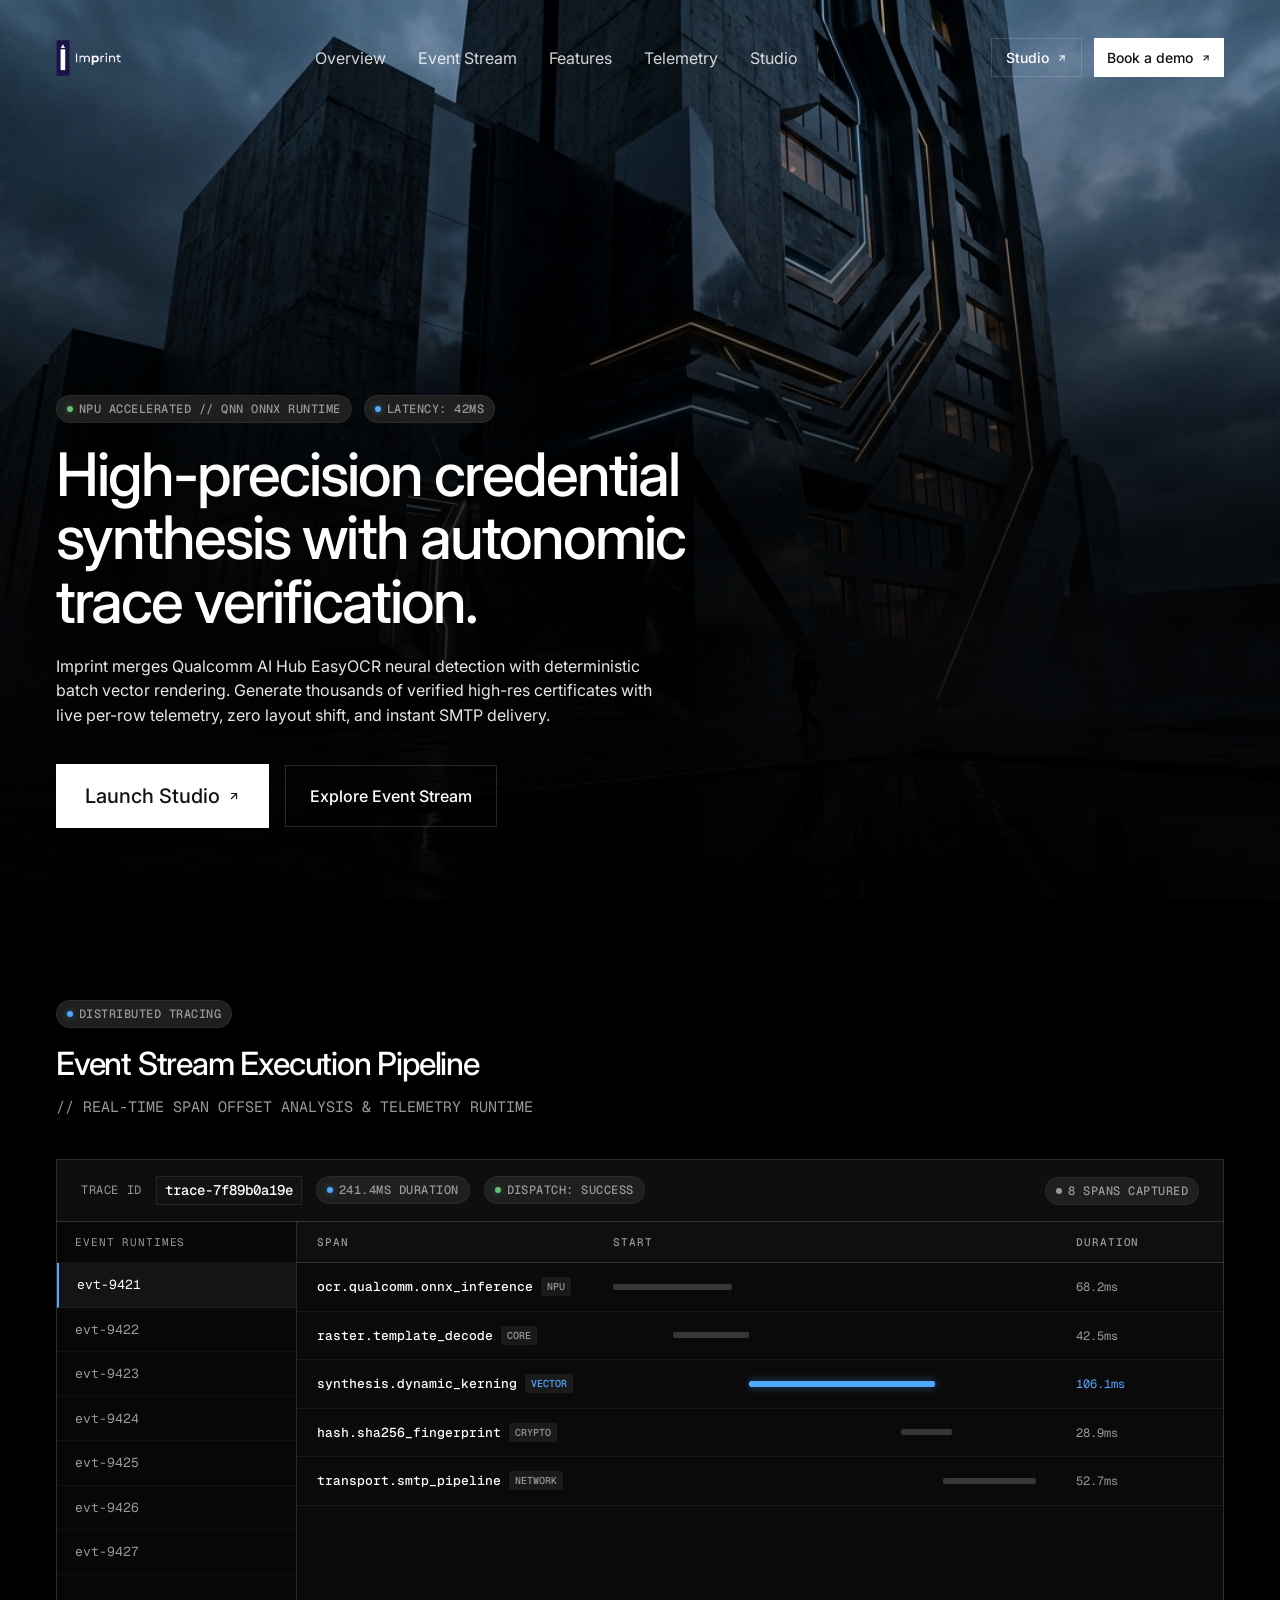
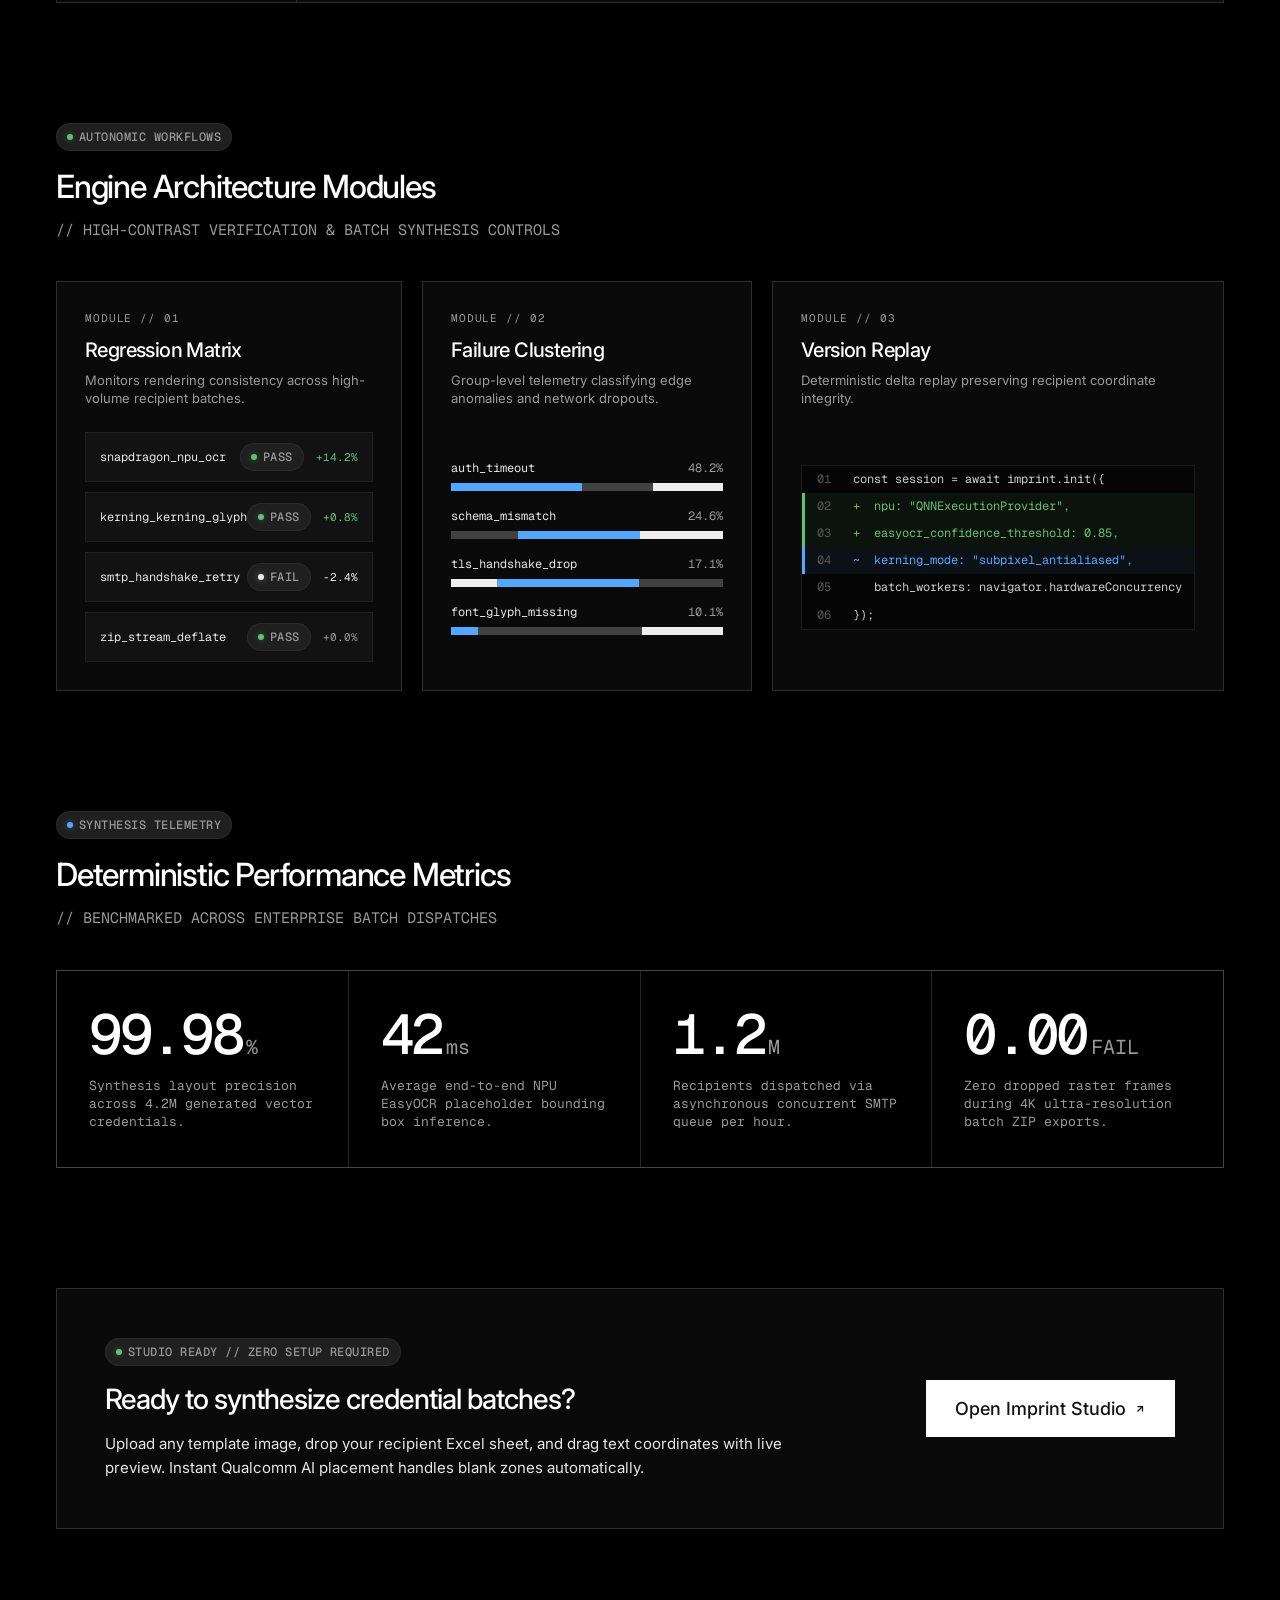
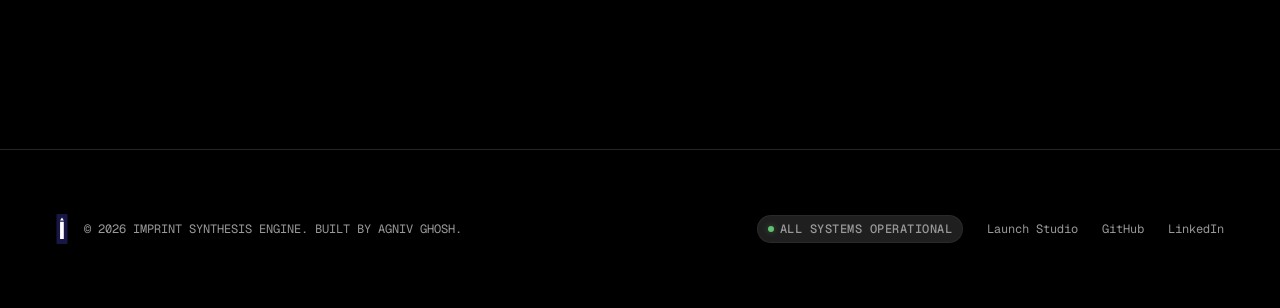
<file: index.html>
<!DOCTYPE html>
<html lang="en">
<head>
  <meta charset="UTF-8" />
  <meta name="viewport" content="width=device-width, initial-scale=1.0" />
  <title>Imprint — Developer-Centric Credential &amp; Workflow Synthesis</title>
  
  <!-- Favicons -->
  <link rel="icon" type="image/svg+xml" href="assets/favicon.svg" />
  <link rel="alternate icon" type="image/png" href="assets/favicon.png" />
  <link rel="apple-touch-icon" href="assets/favicon-branded.png" />

  <!-- Google Fonts: Inter (with optical size / Inter Display) & Geist Mono -->
  <link rel="preconnect" href="https://fonts.googleapis.com" />
  <link rel="preconnect" href="https://fonts.gstatic.com" crossorigin />
  <link href="https://fonts.googleapis.com/css2?family=Geist+Mono:wght@400;500;600;700&family=Inter:ital,opsz,wght@0,14..32,400;0,14..32,500;0,14..32,600;0,14..32,700;1,14..32,400&display=swap" rel="stylesheet" />
  
  <link rel="stylesheet" href="css/landing.css" />
</head>
<body>

  <!-- ── Header (Absolute, top: 38px, px: 56px) ────────── -->
  <header class="site-header">
    <div class="header-brand">
      <a href="/" style="display:flex; align-items:center;" aria-label="Imprint Home">
        <img src="assets/imprint-logo-clean.png" alt="Imprint" class="site-header-logo" style="height:36px; width:auto; display:block;" />
      </a>
    </div>

    <!-- Desktop Nav (Hidden on Mobile) -->
    <nav class="header-nav" aria-label="Primary Navigation">
      <a href="#overview" class="nav-link">Overview</a>
      <a href="#event-stream" class="nav-link">Event Stream</a>
      <a href="#bento-features" class="nav-link">Features</a>
      <a href="#metrics" class="nav-link">Telemetry</a>
      <a href="/app" class="nav-link">Studio</a>
    </nav>

    <!-- Header Actions -->
    <div class="header-actions">
      <a href="/app" class="btn-square-outline btn-header-studio" title="Launch Certificate Studio">
        <span>Studio</span>
        <svg width="10" height="10" viewBox="0 0 24 24" fill="none" stroke="currentColor" stroke-width="2.5" stroke-linecap="round" stroke-linejoin="round">
          <line x1="7" y1="17" x2="17" y2="7"></line>
          <polyline points="7 7 17 7 17 17"></polyline>
        </svg>
      </a>

      <!-- Primary CTA: 'Book a demo' (background: #fff, text: #121212, padding: 8px 12px) featuring diagonal arrow icon -->
      <a href="#demo" class="btn-square btn-header-demo" id="bookDemoBtn">
        <span>Book a demo</span>
        <svg width="10" height="10" viewBox="0 0 24 24" fill="none" stroke="currentColor" stroke-width="2.5" stroke-linecap="round" stroke-linejoin="round">
          <line x1="7" y1="17" x2="17" y2="7"></line>
          <polyline points="7 7 17 7 17 17"></polyline>
        </svg>
      </a>

      <!-- Mobile Hamburger Toggle -->
      <button class="mobile-menu-toggle" id="mobileToggle" aria-label="Toggle navigation menu">
        <svg width="18" height="18" viewBox="0 0 24 24" fill="none" stroke="currentColor" stroke-width="2" stroke-linecap="round" stroke-linejoin="round">
          <line x1="3" y1="12" x2="21" y2="12"></line>
          <line x1="3" y1="6" x2="21" y2="6"></line>
          <line x1="3" y1="18" x2="21" y2="18"></line>
        </svg>
      </button>
    </div>
  </header>

  <!-- ── Mobile Menu Overlay ───────────────────────────── -->
  <div class="mobile-menu-overlay" id="mobileMenu">
    <div class="mobile-menu-header">
      <div class="header-brand">
        <span class="brand-name">Imprint</span>
      </div>
      <button class="mobile-menu-close" id="mobileClose">CLOSE [ESC]</button>
    </div>
    <div class="mobile-nav-links">
      <a href="#overview" class="mobile-link">Overview</a>
      <a href="#event-stream" class="mobile-link">Event Stream</a>
      <a href="#bento-features" class="mobile-link">Features</a>
      <a href="#metrics" class="mobile-link">Telemetry</a>
      <a href="/app" class="mobile-link">Launch Studio ↗</a>
    </div>
    <div style="margin-top:auto;">
      <a href="/app" class="btn-square" style="width:100%; padding:14px; font-size:16px;">
        <span>Launch Studio</span>
        <svg width="12" height="12" viewBox="0 0 24 24" fill="none" stroke="currentColor" stroke-width="2.5">
          <line x1="7" y1="17" x2="17" y2="7"></line>
          <polyline points="7 7 17 7 17 17"></polyline>
        </svg>
      </a>
    </div>
  </div>

  <!-- ── Hero Section (100svh Canvas Frame) ─────────────── -->
  <section class="hero-section" id="overview">
    <div class="hero-media-wrapper">
      <img src="assets/hero-bg.jpg" alt="Dark Tech Monolith" class="hero-bg-img" />
      <!-- Spec Scrim: linear-gradient(to top, rgba(0,0,0,0.76) 0%, rgba(0,0,0,0) 93.785%) -->
      <div class="hero-scrim"></div>
    </div>

    <div class="hero-content">
      <div class="hero-telemetry">
        <div class="v-chip chip-pass">
          <span class="chip-dot"></span>
          <span>NPU ACCELERATED // QNN ONNX RUNTIME</span>
        </div>
        <div class="v-chip chip-active">
          <span class="chip-dot"></span>
          <span>LATENCY: 42MS</span>
        </div>
      </div>

      <!-- Headline: class 'headline-fluid' (32px to 60px) in Inter Display, white, max-width 752px -->
      <h1 class="headline-fluid">
        High-precision credential synthesis with autonomic trace verification.
      </h1>

      <!-- Subtext: font-size 16px, color #e7e7e7 -->
      <p class="hero-subtext">
        Imprint merges Qualcomm AI Hub EasyOCR neural detection with deterministic batch vector rendering. Generate thousands of verified high-res certificates with live per-row telemetry, zero layout shift, and instant SMTP delivery.
      </p>

      <!-- Large CTA: btn-square, font-size 20px, with 12px diagonal arrow icon -->
      <div class="hero-ctas">
        <a href="/app" class="btn-square btn-hero-primary">
          <span>Launch Studio</span>
          <svg width="12" height="12" viewBox="0 0 24 24" fill="none" stroke="currentColor" stroke-width="2.5" stroke-linecap="round" stroke-linejoin="round">
            <line x1="7" y1="17" x2="17" y2="7"></line>
            <polyline points="7 7 17 7 17 17"></polyline>
          </svg>
        </a>

        <a href="#event-stream" class="btn-square-outline btn-hero-secondary">
          <span>Explore Event Stream</span>
        </a>
      </div>
    </div>
  </section>

  <!-- ── Main Content Container ────────────────────────── -->
  <main class="main-wrapper">

    <!-- ── Event Stream Table Section ───────────────────── -->
    <section class="event-stream-container" id="event-stream">
      <div class="section-eyebrow">
        <div class="v-chip chip-active">
          <span class="chip-dot"></span>
          <span>DISTRIBUTED TRACING</span>
        </div>
      </div>
      <h2 class="section-title">Event Stream Execution Pipeline</h2>
      <p class="section-desc">// REAL-TIME SPAN OFFSET ANALYSIS &amp; TELEMETRY RUNTIME</p>

      <!-- Card Table Layout: #0a0a0a, 1px ring border rgba(255,255,255,0.145) -->
      <div class="card-tech stream-card">
        <!-- Header: trace ID and duration chips -->
        <div class="stream-card-header">
          <div class="stream-trace-info">
            <span class="trace-label">TRACE ID</span>
            <span class="trace-id">trace-7f89b0a19e</span>
            <div class="v-chip chip-active">
              <span class="chip-dot"></span>
              <span>241.4MS DURATION</span>
            </div>
            <div class="v-chip chip-pass">
              <span class="chip-dot"></span>
              <span>DISPATCH: SUCCESS</span>
            </div>
          </div>

          <div class="stream-actions">
            <div class="v-chip chip-warn">
              <span class="chip-dot"></span>
              <span>8 SPANS CAPTURED</span>
            </div>
          </div>
        </div>

        <!-- Split View: Left sidebar (240px), Right table -->
        <div class="stream-split-view">
          <!-- Left Sidebar (240px) with scrollable list of event IDs -->
          <aside class="stream-sidebar">
            <div class="sidebar-heading">EVENT RUNTIMES</div>
            <ul class="event-id-list" id="eventIdList">
              <li class="event-id-item active" data-span="3">
                <span>evt-9421</span>
                <span class="chip-dot chip-dot-active"></span>
              </li>
              <li class="event-id-item" data-span="0">
                <span>evt-9422</span>
                <span class="chip-dot chip-dot-pass"></span>
              </li>
              <li class="event-id-item" data-span="1">
                <span>evt-9423</span>
                <span class="chip-dot chip-dot-pass"></span>
              </li>
              <li class="event-id-item" data-span="2">
                <span>evt-9424</span>
                <span class="chip-dot chip-dot-pass"></span>
              </li>
              <li class="event-id-item" data-span="4">
                <span>evt-9425</span>
                <span class="chip-dot chip-dot-warn"></span>
              </li>
              <li class="event-id-item" data-span="0">
                <span>evt-9426</span>
                <span class="chip-dot chip-dot-pass"></span>
              </li>
              <li class="event-id-item" data-span="1">
                <span>evt-9427</span>
                <span class="chip-dot chip-dot-pass"></span>
              </li>
            </ul>
          </aside>

          <!-- Right Table: SPAN, START, DURATION -->
          <div class="stream-table-wrapper">
            <table class="stream-table">
              <thead>
                <tr>
                  <th style="width: 32%;">SPAN</th>
                  <th style="width: 50%;">START</th>
                  <th style="width: 18%;">DURATION</th>
                </tr>
              </thead>
              <tbody>
                <!-- Row 1 -->
                <tr class="stream-row" data-row="0">
                  <td>
                    <div class="stream-span-name">
                      <span>ocr.qualcomm.onnx_inference</span>
                      <span class="span-tag">NPU</span>
                    </div>
                  </td>
                  <td>
                    <!-- Timeline Progress Bar: w-full, h-1.5, bg-transparent. Inner bar absolute, height 100%, rounded-sm (2px) -->
                    <div class="timeline-container">
                      <div class="timeline-bar" style="left: 0%; width: 28%;"></div>
                    </div>
                  </td>
                  <td><span class="duration-val">68.2ms</span></td>
                </tr>

                <!-- Row 2 -->
                <tr class="stream-row" data-row="1">
                  <td>
                    <div class="stream-span-name">
                      <span>raster.template_decode</span>
                      <span class="span-tag">CORE</span>
                    </div>
                  </td>
                  <td>
                    <div class="timeline-container">
                      <div class="timeline-bar" style="left: 14%; width: 18%;"></div>
                    </div>
                  </td>
                  <td><span class="duration-val">42.5ms</span></td>
                </tr>

                <!-- Row 3 (Active Focus) -->
                <tr class="stream-row active" data-row="2">
                  <td>
                    <div class="stream-span-name">
                      <span>synthesis.dynamic_kerning</span>
                      <span class="span-tag" style="color:var(--accent-blue);">VECTOR</span>
                    </div>
                  </td>
                  <td>
                    <div class="timeline-container">
                      <div class="timeline-bar active" style="left: 32%; width: 44%;"></div>
                    </div>
                  </td>
                  <td><span class="duration-val" style="color:var(--accent-blue);">106.1ms</span></td>
                </tr>

                <!-- Row 4 -->
                <tr class="stream-row" data-row="3">
                  <td>
                    <div class="stream-span-name">
                      <span>hash.sha256_fingerprint</span>
                      <span class="span-tag">CRYPTO</span>
                    </div>
                  </td>
                  <td>
                    <div class="timeline-container">
                      <div class="timeline-bar" style="left: 68%; width: 12%;"></div>
                    </div>
                  </td>
                  <td><span class="duration-val">28.9ms</span></td>
                </tr>

                <!-- Row 5 -->
                <tr class="stream-row" data-row="4">
                  <td>
                    <div class="stream-span-name">
                      <span>transport.smtp_pipeline</span>
                      <span class="span-tag">NETWORK</span>
                    </div>
                  </td>
                  <td>
                    <div class="timeline-container">
                      <div class="timeline-bar" style="left: 78%; width: 22%;"></div>
                    </div>
                  </td>
                  <td><span class="duration-val">52.7ms</span></td>
                </tr>
              </tbody>
            </table>
          </div>
        </div>
      </div>
    </section>

    <!-- ── Bento Feature Grid (3-Column) ────────────────── -->
    <section class="bento-section" id="bento-features">
      <div class="section-eyebrow">
        <div class="v-chip chip-pass">
          <span class="chip-dot"></span>
          <span>AUTONOMIC WORKFLOWS</span>
        </div>
      </div>
      <h2 class="section-title">Engine Architecture Modules</h2>
      <p class="section-desc">// HIGH-CONTRAST VERIFICATION &amp; BATCH SYNTHESIS CONTROLS</p>

      <div class="bento-grid">
        <!-- Card 1 (Regression): vertical list of status rows with PASS/FAIL chips and % changes -->
        <div class="card-tech bento-card">
          <div class="bento-card-header">
            <div class="bento-tag">MODULE // 01</div>
            <h3 class="bento-card-title">Regression Matrix</h3>
            <p class="bento-card-desc">Monitors rendering consistency across high-volume recipient batches.</p>
          </div>
          <div class="bento-content">
            <div class="regression-list">
              <div class="regression-row">
                <span class="reg-label">snapdragon_npu_ocr</span>
                <div class="reg-right">
                  <div class="v-chip chip-pass">
                    <span class="chip-dot"></span>
                    <span>PASS</span>
                  </div>
                  <span class="reg-delta delta-pos">+14.2%</span>
                </div>
              </div>

              <div class="regression-row">
                <span class="reg-label">kerning_kerning_glyph</span>
                <div class="reg-right">
                  <div class="v-chip chip-pass">
                    <span class="chip-dot"></span>
                    <span>PASS</span>
                  </div>
                  <span class="reg-delta delta-pos">+0.8%</span>
                </div>
              </div>

              <div class="regression-row">
                <span class="reg-label">smtp_handshake_retry</span>
                <div class="reg-right">
                  <div class="v-chip chip-fail">
                    <span class="chip-dot"></span>
                    <span>FAIL</span>
                  </div>
                  <span class="reg-delta delta-neg">-2.4%</span>
                </div>
              </div>

              <div class="regression-row">
                <span class="reg-label">zip_stream_deflate</span>
                <div class="reg-right">
                  <div class="v-chip chip-pass">
                    <span class="chip-dot"></span>
                    <span>PASS</span>
                  </div>
                  <span class="reg-delta delta-neutral">+0.0%</span>
                </div>
              </div>
            </div>
          </div>
        </div>

        <!-- Card 2 (Failure Clustering): stacked horizontal bar charts for error metrics -->
        <div class="card-tech bento-card">
          <div class="bento-card-header">
            <div class="bento-tag">MODULE // 02</div>
            <h3 class="bento-card-title">Failure Clustering</h3>
            <p class="bento-card-desc">Group-level telemetry classifying edge anomalies and network dropouts.</p>
          </div>
          <div class="bento-content">
            <div class="clustering-chart">
              <div class="cluster-item">
                <div class="cluster-label-row">
                  <span class="cluster-name">auth_timeout</span>
                  <span class="cluster-count">48.2%</span>
                </div>
                <div class="cluster-bar-track">
                  <div class="cluster-segment-blue" style="width: 48.2%;"></div>
                  <div class="cluster-segment-dim" style="width: 26%;"></div>
                  <div class="cluster-segment-white" style="width: 25.8%;"></div>
                </div>
              </div>

              <div class="cluster-item">
                <div class="cluster-label-row">
                  <span class="cluster-name">schema_mismatch</span>
                  <span class="cluster-count">24.6%</span>
                </div>
                <div class="cluster-bar-track">
                  <div class="cluster-segment-dim" style="width: 24.6%;"></div>
                  <div class="cluster-segment-blue" style="width: 45%;"></div>
                  <div class="cluster-segment-white" style="width: 30.4%;"></div>
                </div>
              </div>

              <div class="cluster-item">
                <div class="cluster-label-row">
                  <span class="cluster-name">tls_handshake_drop</span>
                  <span class="cluster-count">17.1%</span>
                </div>
                <div class="cluster-bar-track">
                  <div class="cluster-segment-white" style="width: 17.1%;"></div>
                  <div class="cluster-segment-blue" style="width: 52%;"></div>
                  <div class="cluster-segment-dim" style="width: 30.9%;"></div>
                </div>
              </div>

              <div class="cluster-item">
                <div class="cluster-label-row">
                  <span class="cluster-name">font_glyph_missing</span>
                  <span class="cluster-count">10.1%</span>
                </div>
                <div class="cluster-bar-track">
                  <div class="cluster-segment-blue" style="width: 10.1%;"></div>
                  <div class="cluster-segment-dim" style="width: 60%;"></div>
                  <div class="cluster-segment-white" style="width: 29.9%;"></div>
                </div>
              </div>
            </div>
          </div>
        </div>

        <!-- Card 3 (Version Replay): code-diff view with green/blue side-borders for added/modified lines -->
        <div class="card-tech bento-card">
          <div class="bento-card-header">
            <div class="bento-tag">MODULE // 03</div>
            <h3 class="bento-card-title">Version Replay</h3>
            <p class="bento-card-desc">Deterministic delta replay preserving recipient coordinate integrity.</p>
          </div>
          <div class="bento-content">
            <div class="code-diff-view">
              <div class="diff-line diff-neutral">
                <span class="diff-num">01</span>
                <span class="diff-code">const session = await imprint.init({</span>
              </div>
              <div class="diff-line diff-added">
                <span class="diff-num">02</span>
                <span class="diff-code">+  npu: "QNNExecutionProvider",</span>
              </div>
              <div class="diff-line diff-added">
                <span class="diff-num">03</span>
                <span class="diff-code">+  easyocr_confidence_threshold: 0.85,</span>
              </div>
              <div class="diff-line diff-modified">
                <span class="diff-num">04</span>
                <span class="diff-code">~  kerning_mode: "subpixel_antialiased",</span>
              </div>
              <div class="diff-line diff-neutral">
                <span class="diff-num">05</span>
                <span class="diff-code">   batch_workers: navigator.hardwareConcurrency</span>
              </div>
              <div class="diff-line diff-neutral">
                <span class="diff-num">06</span>
                <span class="diff-code">});</span>
              </div>
            </div>
          </div>
        </div>
      </div>
    </section>

    <!-- ── Metrics Grid (4-Column Border-Connected) ─────── -->
    <section class="metrics-section" id="metrics">
      <div class="section-eyebrow">
        <div class="v-chip chip-active">
          <span class="chip-dot"></span>
          <span>SYNTHESIS TELEMETRY</span>
        </div>
      </div>
      <h2 class="section-title">Deterministic Performance Metrics</h2>
      <p class="section-desc">// BENCHMARKED ACROSS ENTERPRISE BATCH DISPATCHES</p>

      <!-- 4-Column border-connected grid: 56px Geist tracking -3.36px, unit label, #999999 subline -->
      <div class="metrics-grid">
        <!-- Cell 1 -->
        <div class="metric-cell">
          <div class="metric-top">
            <span class="metric-num">99.98</span>
            <span class="metric-unit">%</span>
          </div>
          <p class="metric-subline">Synthesis layout precision across 4.2M generated vector credentials.</p>
        </div>

        <!-- Cell 2 -->
        <div class="metric-cell">
          <div class="metric-top">
            <span class="metric-num">42</span>
            <span class="metric-unit">ms</span>
          </div>
          <p class="metric-subline">Average end-to-end NPU EasyOCR placeholder bounding box inference.</p>
        </div>

        <!-- Cell 3 -->
        <div class="metric-cell">
          <div class="metric-top">
            <span class="metric-num">1.2</span>
            <span class="metric-unit">M</span>
          </div>
          <p class="metric-subline">Recipients dispatched via asynchronous concurrent SMTP queue per hour.</p>
        </div>

        <!-- Cell 4 -->
        <div class="metric-cell">
          <div class="metric-top">
            <span class="metric-num">0.00</span>
            <span class="metric-unit">FAIL</span>
          </div>
          <p class="metric-subline">Zero dropped raster frames during 4K ultra-resolution batch ZIP exports.</p>
        </div>
      </div>
    </section>

    <!-- ── Studio Direct Callout Banner ─────────────────── -->
    <section class="card-tech studio-callout">
      <div class="callout-content">
        <div class="v-chip chip-pass" style="margin-bottom:12px;">
          <span class="chip-dot"></span>
          <span>STUDIO READY // ZERO SETUP REQUIRED</span>
        </div>
        <h3 class="callout-title">Ready to synthesize credential batches?</h3>
        <p class="callout-desc">
          Upload any template image, drop your recipient Excel sheet, and drag text coordinates with live preview. Instant Qualcomm AI placement handles blank zones automatically.
        </p>
      </div>
      <div class="callout-actions">
        <a href="/app" class="btn-square" style="font-size: 18px; padding: 14px 28px;">
          <span>Open Imprint Studio</span>
          <svg width="12" height="12" viewBox="0 0 24 24" fill="none" stroke="currentColor" stroke-width="2.5">
            <line x1="7" y1="17" x2="17" y2="7"></line>
            <polyline points="7 7 17 7 17 17"></polyline>
          </svg>
        </a>
      </div>
    </section>

  </main>

  <!-- ── Footer ────────────────────────────────────────── -->
  <footer class="site-footer">
    <div class="footer-left">
      <svg width="12" height="30" viewBox="0 0 83 225" fill="none" aria-label="Imprint Logo">
        <rect width="83" height="225" rx="8" fill="#181644"/>
        <polygon points="41.5,27 27,49 55,49" fill="#FFFFFF"/>
        <rect x="27" y="59" width="28" height="128" rx="1" fill="#FFFFFF"/>
      </svg>
      <span class="footer-copy">© 2026 IMPRINT SYNTHESIS ENGINE. BUILT BY AGNIV GHOSH.</span>
    </div>

    <div class="footer-links">
      <div class="v-chip chip-pass">
        <span class="chip-dot"></span>
        <span>ALL SYSTEMS OPERATIONAL</span>
      </div>
      <a href="/app">Launch Studio</a>
      <a href="https://github.com/shutterbug11/Smartomate" target="_blank" rel="noopener">GitHub</a>
      <a href="https://www.linkedin.com/in/agniv-ghosh-9b5881289/" target="_blank" rel="noopener">LinkedIn</a>
    </div>
  </footer>

  <!-- ── Interactive Micro-Scripts ─────────────────────── -->
  <script>
    // Event Stream Interactivity: clicking an event in the sidebar focuses the corresponding span row
    const eventItems = document.querySelectorAll('.event-id-item');
    const streamRows = document.querySelectorAll('.stream-row');

    eventItems.forEach((item, idx) => {
      item.addEventListener('click', () => {
        eventItems.forEach(el => el.classList.remove('active'));
        item.classList.add('active');

        const rowIndex = item.getAttribute('data-span') || (idx % streamRows.length);
        streamRows.forEach(r => {
          r.classList.remove('active');
          const bar = r.querySelector('.timeline-bar');
          if (bar) bar.classList.remove('active');
        });

        if (streamRows[rowIndex]) {
          streamRows[rowIndex].classList.add('active');
          const activeBar = streamRows[rowIndex].querySelector('.timeline-bar');
          if (activeBar) activeBar.classList.add('active');
        }
      });
    });

    // Mobile Menu Toggle
    const mobileToggle = document.getElementById('mobileToggle');
    const mobileClose = document.getElementById('mobileClose');
    const mobileMenu = document.getElementById('mobileMenu');
    const mobileLinks = document.querySelectorAll('.mobile-link');

    if (mobileToggle && mobileMenu) {
      mobileToggle.addEventListener('click', () => {
        mobileMenu.classList.add('active');
        document.body.style.overflow = 'hidden';
      });

      const closeMenu = () => {
        mobileMenu.classList.remove('active');
        document.body.style.overflow = '';
      };

      if (mobileClose) mobileClose.addEventListener('click', closeMenu);
      mobileLinks.forEach(link => link.addEventListener('click', closeMenu));
      
      window.addEventListener('keydown', (e) => {
        if (e.key === 'Escape' && mobileMenu.classList.contains('active')) {
          closeMenu();
        }
      });
    }

    // Book Demo button interaction
    const bookDemoBtn = document.getElementById('bookDemoBtn');
    if (bookDemoBtn) {
      bookDemoBtn.addEventListener('click', (e) => {
        e.preventDefault();
        window.location.href = '/app';
      });
    }
  </script>
</body>
</html>
</file>
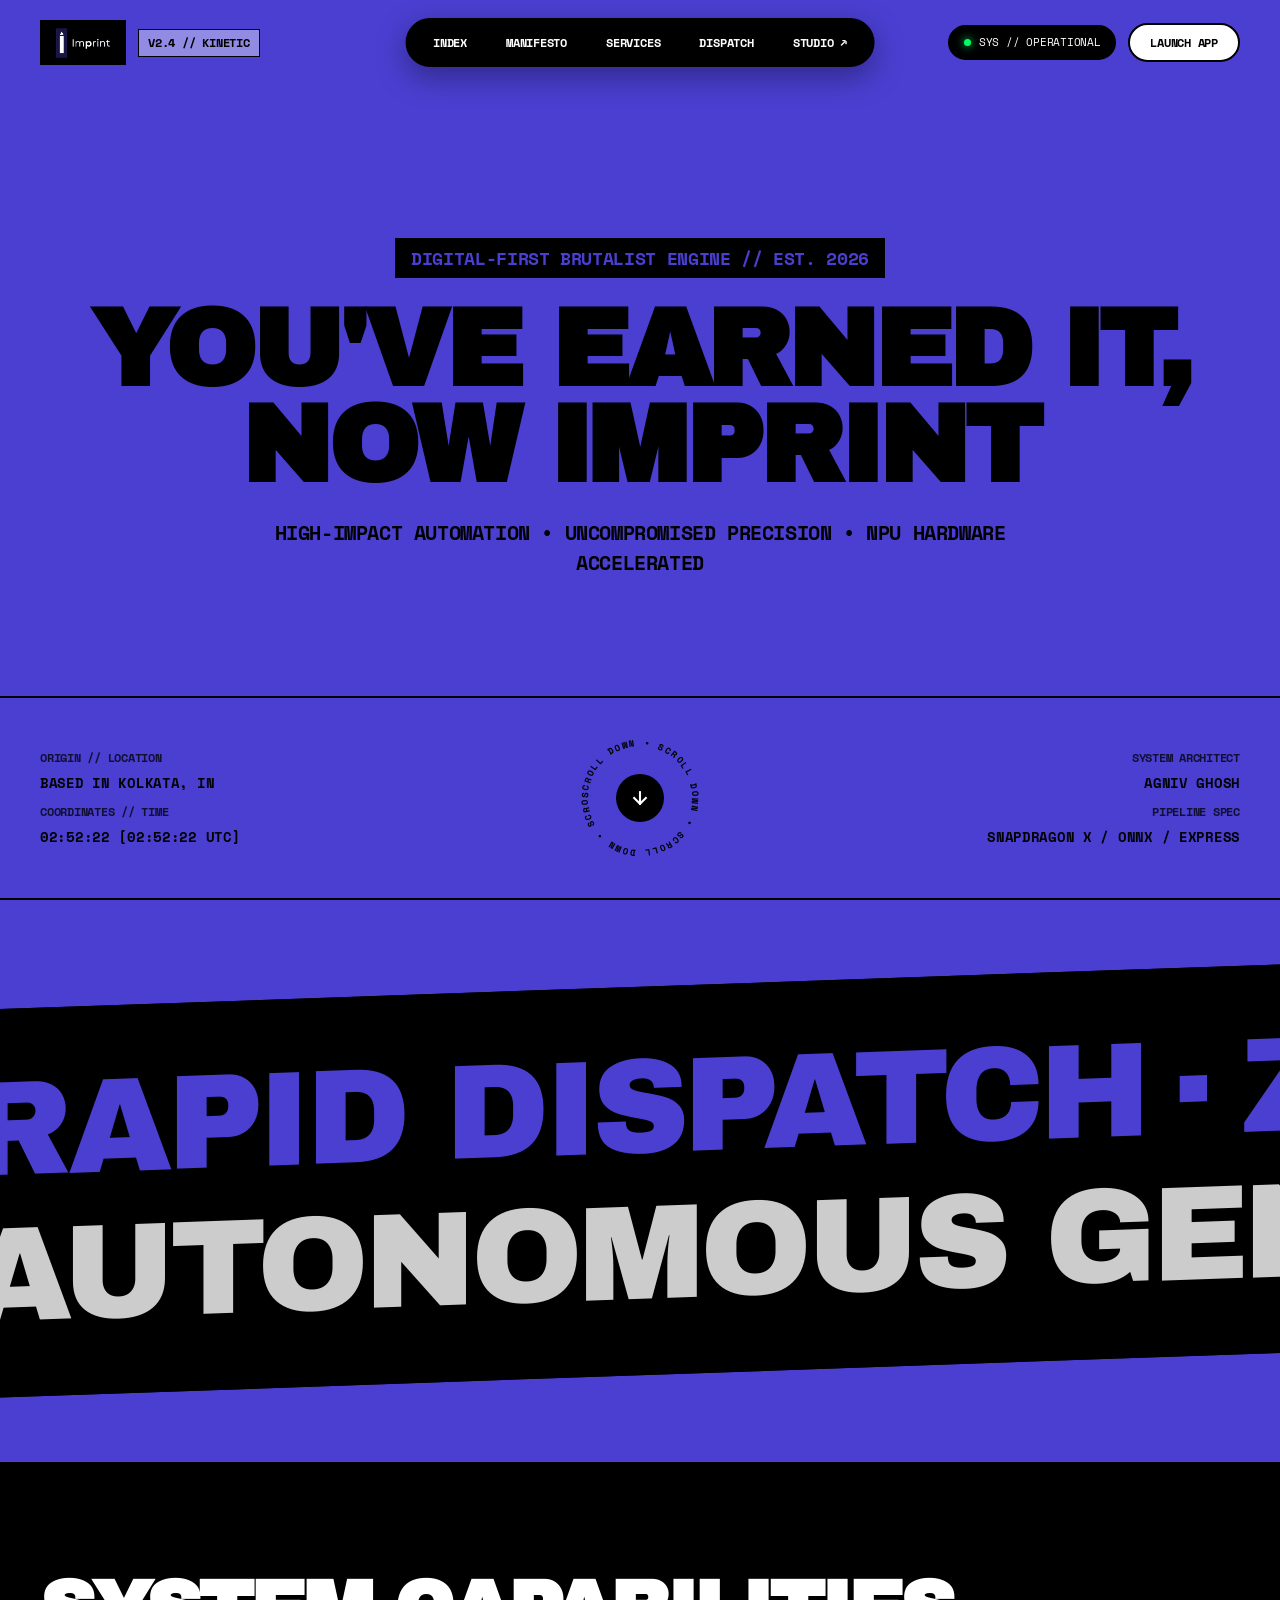
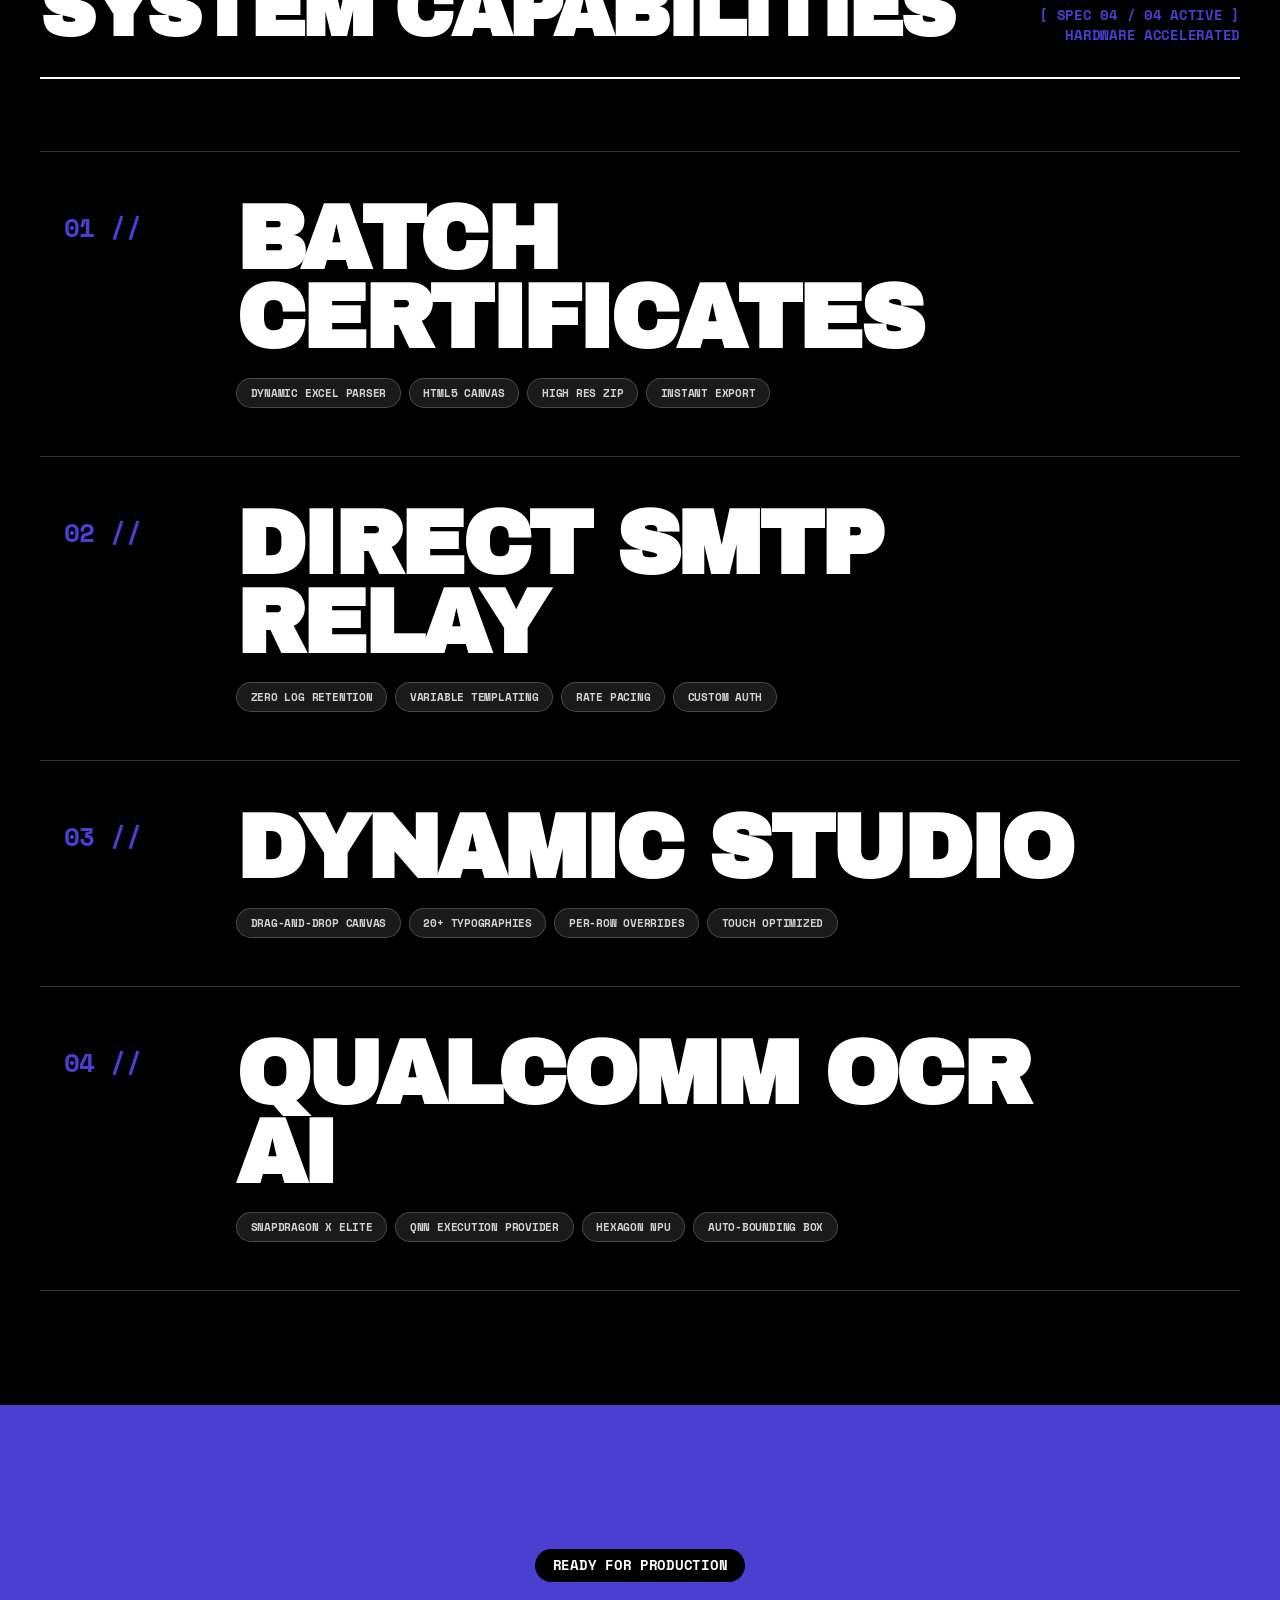
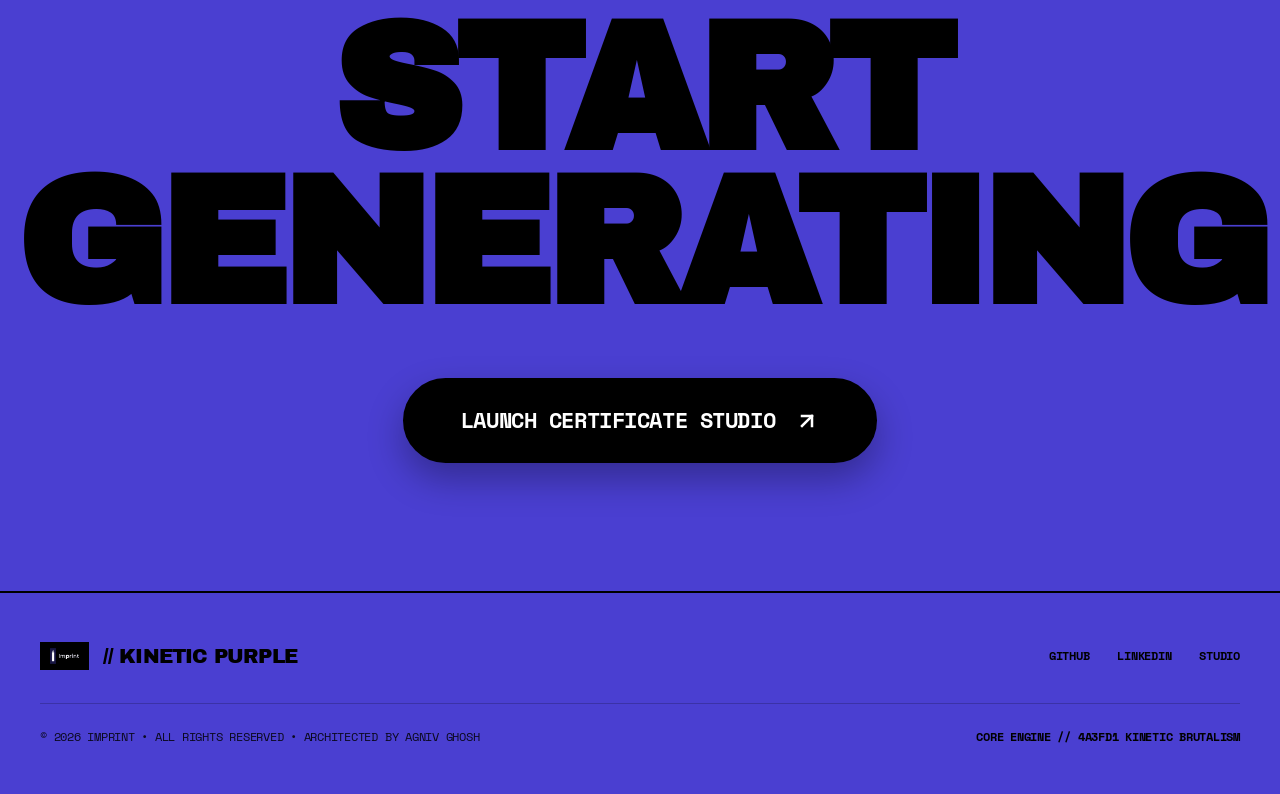
<file: kinetic.html>
<!DOCTYPE html>
<html lang="en">
<head>
  <meta charset="UTF-8">
  <meta name="viewport" content="width=device-width, initial-scale=1.0">
  <title>KINETIC PURPLE — High-Impact Digital Brutalism</title>
  
  <!-- SEO Meta Tags -->
  <meta name="description" content="Kinetic Purple is a high-impact, digital-first brutalist web experience powered by heavy Archivo Black typography, sharp geometric grids, continuous marquees, and technical precision.">
  <meta name="theme-color" content="#4A3FD1">
  
  <!-- Preconnect & Fonts -->
  <link rel="preconnect" href="https://fonts.googleapis.com">
  <link rel="preconnect" href="https://fonts.gstatic.com" crossorigin>
  <link href="https://fonts.googleapis.com/css2?family=Archivo+Black&family=Inter:wght@400;500;600;700&family=Space+Mono:ital,wght@0,400;0,700;1,400&display=swap" rel="stylesheet">
  
  <!-- Favicon -->
  <link rel="icon" type="image/svg+xml" href="assets/favicon.svg">
  
  <!-- Kinetic CSS -->
  <link rel="stylesheet" href="css/kinetic.css">
</head>
<body>

  <!-- ========================================================================
       FLOATING NAVIGATION
       Fixed top navigation with brand logo on left, floating pill center, social/actions right
       ======================================================================== -->
  <header class="kinetic-nav">
    <div class="nav-brand">
      <a href="/kinetic" class="brand-logo-box" id="nav-brand-logo" aria-label="Imprint Logo">
        <img src="assets/imprint-logo-clean.png" alt="Imprint" class="brand-logo-img">
      </a>
      <span class="brand-tag">v2.4 // KINETIC</span>
    </div>

    <!-- Floating Center Pill Container (background #000000, rounded-full) -->
    <nav class="nav-pill-wrapper" aria-label="Main Navigation">
      <div class="nav-pill">
        <a href="#hero" class="nav-pill-link">INDEX</a>
        <a href="#marquee" class="nav-pill-link">MANIFESTO</a>
        <a href="#services" class="nav-pill-link">SERVICES</a>
        <a href="#cta" class="nav-pill-link">DISPATCH</a>
        <a href="/studio" class="nav-pill-link">STUDIO ↗</a>
      </div>
    </nav>

    <div class="nav-actions">
      <div class="status-pill">
        <span class="status-dot"></span>
        <span>SYS // OPERATIONAL</span>
      </div>
      <a href="/studio" class="nav-cta-btn" id="nav-launch-btn">LAUNCH APP</a>
    </div>
  </header>

  <main>
    <!-- ======================================================================
         TYPOGRAPHIC HERO SECTION
         Primary bg #4A3FD1, deep black #000000 text, 16vw headline, metadata row
         ====================================================================== -->
    <section class="hero-section" id="hero">
      <div class="hero-main">
        <span class="hero-tagline">DIGITAL-FIRST BRUTALIST ENGINE // EST. 2026</span>
        <h1 class="hero-headline">
          YOU'VE EARNED IT,<br>NOW IMPRINT
        </h1>
        <p class="hero-subhead">HIGH-IMPACT AUTOMATION • UNCOMPROMISED PRECISION • NPU HARDWARE ACCELERATED</p>
      </div>

      <!-- 2px black horizontal border separates hero from metadata row -->
      <div class="hero-divider"></div>

      <!-- Metadata row: Based in... (left), Rotating Circular Scroll Down (center), Role/Spec (right) -->
      <div class="hero-metadata-row">
        <!-- Left: Based in... -->
        <div class="meta-col-left">
          <span class="meta-label">ORIGIN // LOCATION</span>
          <span class="meta-value">BASED IN KOLKATA, IN</span>
          <span class="meta-label" style="margin-top: 0.25rem;">COORDINATES // TIME</span>
          <span class="meta-value" id="live-time">22.5726° N, 88.3639° E</span>
        </div>

        <!-- Center: Rotating circular 'Scroll Down' text indicator (144px diameter) -->
        <div class="meta-col-center">
          <a href="#marquee" class="scroll-indicator-container" aria-label="Scroll down to manifesto">
            <svg class="scroll-indicator-svg" viewBox="0 0 144 144" xmlns="http://www.w3.org/2000/svg">
              <defs>
                <!-- Circular path with radius ~52 for 144px box -->
                <path id="scrollCirclePath" d="M 72, 72 m -52, 0 a 52,52 0 1,1 104,0 a 52,52 0 1,1 -104,0" />
              </defs>
              <text class="scroll-text-path">
                <textPath href="#scrollCirclePath" startOffset="0%">
                  SCROLL DOWN • SCROLL DOWN • SCROLL DOWN • SCROLL DOWN • 
                </textPath>
              </text>
            </svg>
            <div class="scroll-indicator-center">
              <!-- Static Arrow-Down Icon -->
              <svg xmlns="http://www.w3.org/2000/svg" viewBox="0 0 24 24" fill="none" stroke="currentColor" stroke-linecap="square" stroke-linejoin="miter">
                <line x1="12" y1="5" x2="12" y2="19"></line>
                <polyline points="19 12 12 19 5 12"></polyline>
              </svg>
            </div>
          </a>
        </div>

        <!-- Right: Multi-line title / role / spec -->
        <div class="meta-col-right">
          <span class="meta-label">SYSTEM ARCHITECT</span>
          <span class="meta-value">AGNIV GHOSH</span>
          <span class="meta-label" style="margin-top: 0.25rem;">PIPELINE SPEC</span>
          <span class="meta-value">SNAPDRAGON X / ONNX / EXPRESS</span>
        </div>
      </div>
    </section>

    <!-- ======================================================================
         SKEWED MARQUEE SECTION
         Full-width section, background #000000, skewed at -2deg.
         Row 1: Soft lavender/purple (#4A3FD1) text in Archivo Black, 10vw.
         Row 2: White text with 80% opacity, scrolling in reverse.
         ====================================================================== -->
    <section class="marquee-wrapper-outer" id="marquee">
      <div class="marquee-skew-container">
        
        <!-- Row 1: Soft lavender/purple text (#4A3FD1) scrolling left -->
        <div class="marquee-row marquee-row-1">
          <div class="marquee-content-left">
            <span class="marquee-item">RAPID DISPATCH <span class="marquee-dot"></span> ZERO LATENCY <span class="marquee-dot"></span> NPU PIPELINE <span class="marquee-dot"></span> MAXIMUM THROUGHPUT <span class="marquee-dot"></span></span>
            <span class="marquee-item">RAPID DISPATCH <span class="marquee-dot"></span> ZERO LATENCY <span class="marquee-dot"></span> NPU PIPELINE <span class="marquee-dot"></span> MAXIMUM THROUGHPUT <span class="marquee-dot"></span></span>
          </div>
        </div>

        <!-- Row 2: Pure White text with 80% opacity scrolling in reverse (right) -->
        <div class="marquee-row marquee-row-2">
          <div class="marquee-content-right">
            <span class="marquee-item">AUTONOMOUS GENERATION <span class="marquee-dot"></span> DIRECT SMTP RELAY <span class="marquee-dot"></span> BRUTALIST PRECISION <span class="marquee-dot"></span> 2026 ARCHITECTURE <span class="marquee-dot"></span></span>
            <span class="marquee-item">AUTONOMOUS GENERATION <span class="marquee-dot"></span> DIRECT SMTP RELAY <span class="marquee-dot"></span> BRUTALIST PRECISION <span class="marquee-dot"></span> 2026 ARCHITECTURE <span class="marquee-dot"></span></span>
          </div>
        </div>

      </div>
    </section>

    <!-- ======================================================================
         VERTICAL SERVICE LIST SECTION
         Dark section (background #000000, text #FFFFFF).
         Separated by 1px white/20% borders.
         Interactive Brutalist Service Cards with hover reveal effects.
         ====================================================================== -->
    <section class="services-section" id="services">
      <div class="services-header">
        <h2 class="services-header-title">SYSTEM CAPABILITIES</h2>
        <div class="services-header-meta">
          <span>[ SPEC 04 / 04 ACTIVE ]</span><br>
          <span>HARDWARE ACCELERATED</span>
        </div>
      </div>

      <div class="services-list">
        
        <!-- Service Card 01 -->
        <article class="service-card" tabindex="0">
          <span class="service-index">01 //</span>
          <div class="service-body">
            <h3 class="service-title">BATCH CERTIFICATES</h3>
            <div class="service-tags">
              <span class="service-tag">DYNAMIC EXCEL PARSER</span>
              <span class="service-tag">HTML5 CANVAS</span>
              <span class="service-tag">HIGH RES ZIP</span>
              <span class="service-tag">INSTANT EXPORT</span>
            </div>
          </div>
          <div class="service-arrow-wrapper">
            <svg class="service-arrow" xmlns="http://www.w3.org/2000/svg" viewBox="0 0 24 24" fill="none" stroke="currentColor" stroke-width="2.5" stroke-linecap="square" stroke-linejoin="miter">
              <line x1="7" y1="17" x2="17" y2="7"></line>
              <polyline points="7 7 17 7 17 17"></polyline>
            </svg>
          </div>
        </article>

        <!-- Service Card 02 -->
        <article class="service-card" tabindex="0">
          <span class="service-index">02 //</span>
          <div class="service-body">
            <h3 class="service-title">DIRECT SMTP RELAY</h3>
            <div class="service-tags">
              <span class="service-tag">ZERO LOG RETENTION</span>
              <span class="service-tag">VARIABLE TEMPLATING</span>
              <span class="service-tag">RATE PACING</span>
              <span class="service-tag">CUSTOM AUTH</span>
            </div>
          </div>
          <div class="service-arrow-wrapper">
            <svg class="service-arrow" xmlns="http://www.w3.org/2000/svg" viewBox="0 0 24 24" fill="none" stroke="currentColor" stroke-width="2.5" stroke-linecap="square" stroke-linejoin="miter">
              <line x1="7" y1="17" x2="17" y2="7"></line>
              <polyline points="7 7 17 7 17 17"></polyline>
            </svg>
          </div>
        </article>

        <!-- Service Card 03 -->
        <article class="service-card" tabindex="0">
          <span class="service-index">03 //</span>
          <div class="service-body">
            <h3 class="service-title">DYNAMIC STUDIO</h3>
            <div class="service-tags">
              <span class="service-tag">DRAG-AND-DROP CANVAS</span>
              <span class="service-tag">20+ TYPOGRAPHIES</span>
              <span class="service-tag">PER-ROW OVERRIDES</span>
              <span class="service-tag">TOUCH OPTIMIZED</span>
            </div>
          </div>
          <div class="service-arrow-wrapper">
            <svg class="service-arrow" xmlns="http://www.w3.org/2000/svg" viewBox="0 0 24 24" fill="none" stroke="currentColor" stroke-width="2.5" stroke-linecap="square" stroke-linejoin="miter">
              <line x1="7" y1="17" x2="17" y2="7"></line>
              <polyline points="7 7 17 7 17 17"></polyline>
            </svg>
          </div>
        </article>

        <!-- Service Card 04 -->
        <article class="service-card" tabindex="0">
          <span class="service-index">04 //</span>
          <div class="service-body">
            <h3 class="service-title">QUALCOMM OCR AI</h3>
            <div class="service-tags">
              <span class="service-tag">SNAPDRAGON X ELITE</span>
              <span class="service-tag">QNN EXECUTION PROVIDER</span>
              <span class="service-tag">HEXAGON NPU</span>
              <span class="service-tag">AUTO-BOUNDING BOX</span>
            </div>
          </div>
          <div class="service-arrow-wrapper">
            <svg class="service-arrow" xmlns="http://www.w3.org/2000/svg" viewBox="0 0 24 24" fill="none" stroke="currentColor" stroke-width="2.5" stroke-linecap="square" stroke-linejoin="miter">
              <line x1="7" y1="17" x2="17" y2="7"></line>
              <polyline points="7 7 17 7 17 17"></polyline>
            </svg>
          </div>
        </article>

      </div>
    </section>

    <!-- ======================================================================
         GIANT CTA SECTION
         Centered CTA with 14vw heading, large rounded-full button with scale-110
         ====================================================================== -->
    <section class="cta-section" id="cta">
      <span class="cta-tag">READY FOR PRODUCTION</span>
      <h2 class="cta-heading">START GENERATING</h2>
      <a href="/studio" class="cta-btn-giant" id="cta-launch-link">
        <span>LAUNCH CERTIFICATE STUDIO</span>
        <svg class="cta-btn-arrow" xmlns="http://www.w3.org/2000/svg" viewBox="0 0 24 24" fill="none" stroke="currentColor" stroke-width="2.5" stroke-linecap="square" stroke-linejoin="miter">
          <line x1="7" y1="17" x2="17" y2="7"></line>
          <polyline points="7 7 17 7 17 17"></polyline>
        </svg>
      </a>
    </section>
  </main>

  <!-- ========================================================================
       BRUTALIST FOOTER
       Separated by 2px black top border, copyright & horizontal social links in Space Mono 12px
       ======================================================================== -->
  <footer class="kinetic-footer">
    <div class="footer-top-row">
      <div class="footer-brand-wrap">
        <img src="assets/imprint-logo-clean.png" alt="Imprint" class="footer-logo-img">
        <span class="footer-logo-sub">// KINETIC PURPLE</span>
      </div>
      <div class="footer-links">
        <a href="https://github.com/shutterbug11/Smartomate" target="_blank" rel="noopener noreferrer" class="footer-link">GITHUB</a>
        <a href="https://www.linkedin.com/in/agniv-ghosh-9b5881289/" target="_blank" rel="noopener noreferrer" class="footer-link">LINKEDIN</a>
        <a href="/studio" class="footer-link">STUDIO</a>
      </div>
    </div>
    <div class="footer-bottom-row">
      <p class="footer-copy">© 2026 IMPRINT • ALL RIGHTS RESERVED • ARCHITECTED BY AGNIV GHOSH</p>
      <p class="footer-spec">CORE ENGINE // 4A3FD1 KINETIC BRUTALISM</p>
    </div>
  </footer>

  <!-- Kinetic JS -->
  <script src="js/kinetic.js"></script>
</body>
</html>
</file>
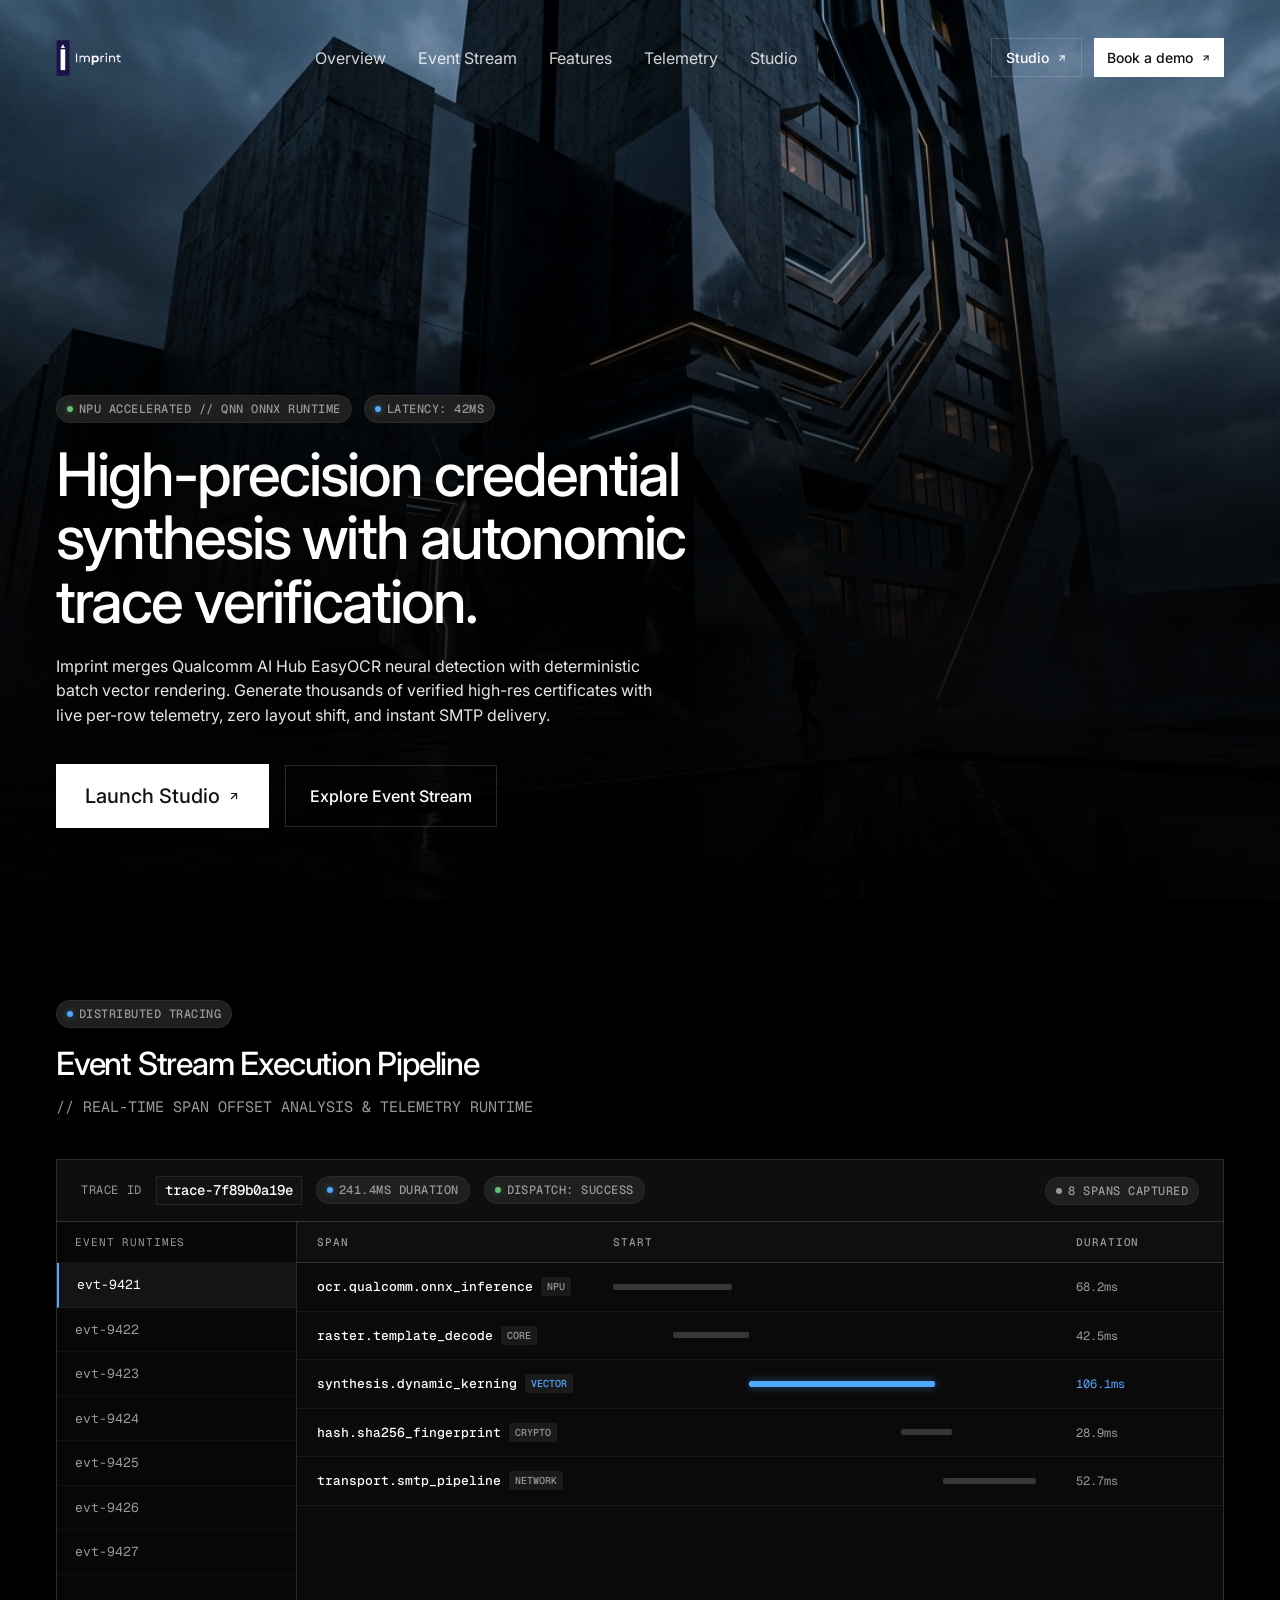
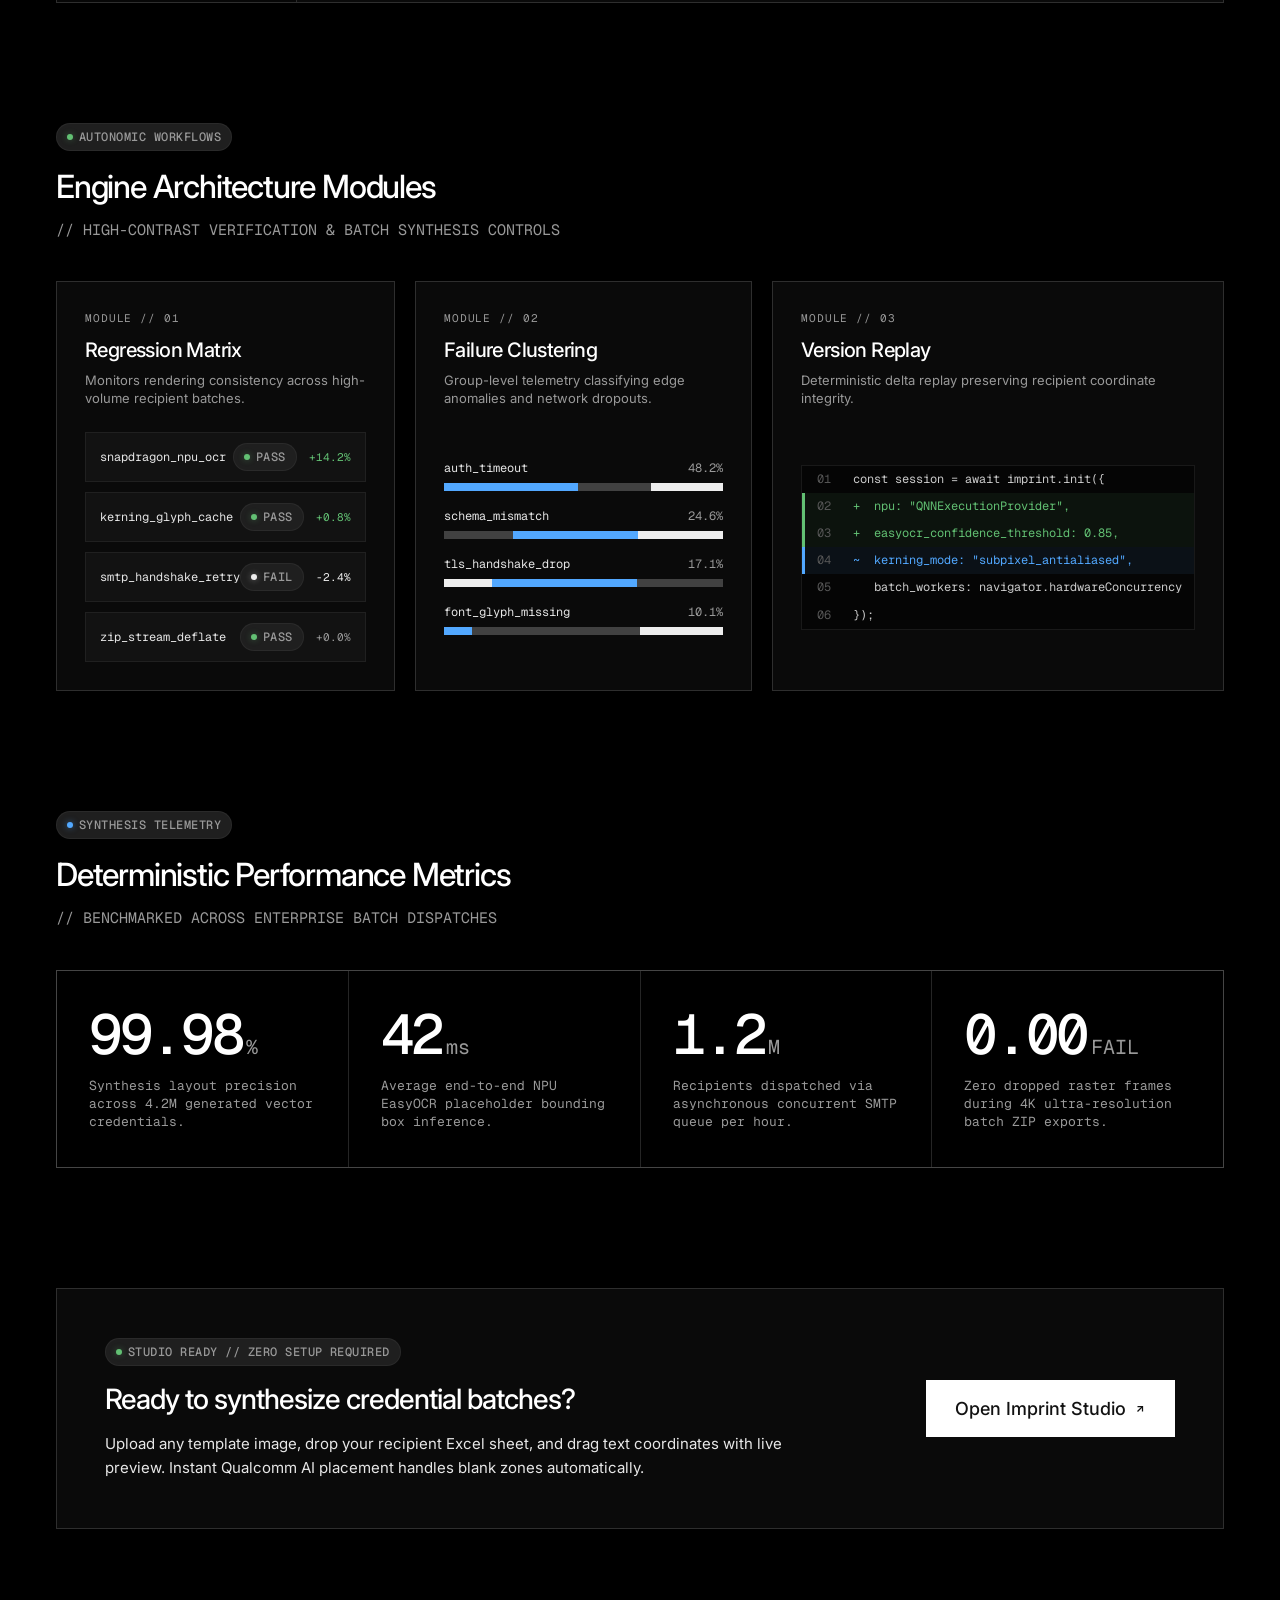
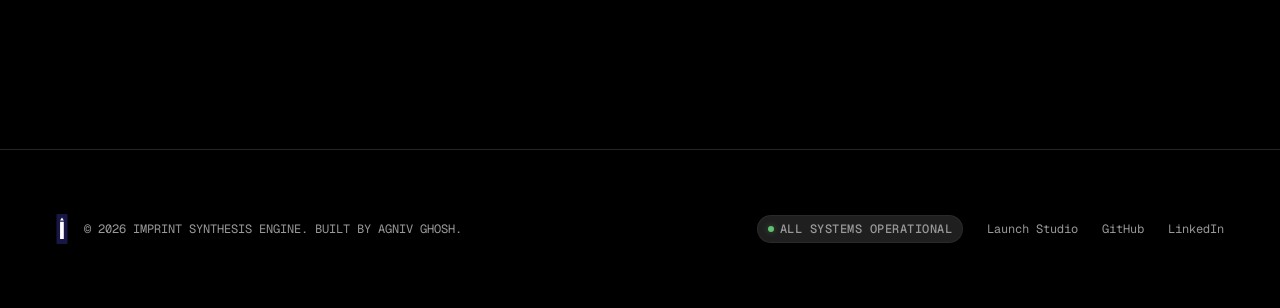
<file: landing.html>
<!-- Copy of index.html for direct /landing.html access -->
<!DOCTYPE html>
<html lang="en">
<head>
  <meta charset="UTF-8" />
  <meta name="viewport" content="width=device-width, initial-scale=1.0" />
  <title>Imprint — Developer-Centric Credential &amp; Workflow Synthesis</title>
  
  <link rel="icon" type="image/svg+xml" href="assets/favicon.svg" />
  <link rel="alternate icon" type="image/png" href="assets/favicon.png" />
  <link rel="apple-touch-icon" href="assets/favicon-branded.png" />

  <link rel="preconnect" href="https://fonts.googleapis.com" />
  <link rel="preconnect" href="https://fonts.gstatic.com" crossorigin />
  <link href="https://fonts.googleapis.com/css2?family=Geist+Mono:wght@400;500;600;700&family=Inter:ital,opsz,wght@0,14..32,400;0,14..32,500;0,14..32,600;0,14..32,700;1,14..32,400&display=swap" rel="stylesheet" />
  
  <link rel="stylesheet" href="css/landing.css" />
</head>
<body>

  <header class="site-header">
    <div class="header-brand">
      <a href="/" style="display:flex; align-items:center;" aria-label="Imprint Home">
        <img src="assets/imprint-logo-clean.png" alt="Imprint" class="site-header-logo" style="height:36px; width:auto; display:block;" />
      </a>
    </div>

    <nav class="header-nav" aria-label="Primary Navigation">
      <a href="#overview" class="nav-link">Overview</a>
      <a href="#event-stream" class="nav-link">Event Stream</a>
      <a href="#bento-features" class="nav-link">Features</a>
      <a href="#metrics" class="nav-link">Telemetry</a>
      <a href="/app" class="nav-link">Studio</a>
    </nav>

    <div class="header-actions">
      <a href="/app" class="btn-square-outline btn-header-studio" title="Launch Certificate Studio">
        <span>Studio</span>
        <svg width="10" height="10" viewBox="0 0 24 24" fill="none" stroke="currentColor" stroke-width="2.5" stroke-linecap="round" stroke-linejoin="round">
          <line x1="7" y1="17" x2="17" y2="7"></line>
          <polyline points="7 7 17 7 17 17"></polyline>
        </svg>
      </a>

      <a href="#demo" class="btn-square btn-header-demo" id="bookDemoBtn">
        <span>Book a demo</span>
        <svg width="10" height="10" viewBox="0 0 24 24" fill="none" stroke="currentColor" stroke-width="2.5" stroke-linecap="round" stroke-linejoin="round">
          <line x1="7" y1="17" x2="17" y2="7"></line>
          <polyline points="7 7 17 7 17 17"></polyline>
        </svg>
      </a>

      <button class="mobile-menu-toggle" id="mobileToggle" aria-label="Toggle navigation menu">
        <svg width="18" height="18" viewBox="0 0 24 24" fill="none" stroke="currentColor" stroke-width="2" stroke-linecap="round" stroke-linejoin="round">
          <line x1="3" y1="12" x2="21" y2="12"></line>
          <line x1="3" y1="6" x2="21" y2="6"></line>
          <line x1="3" y1="18" x2="21" y2="18"></line>
        </svg>
      </button>
    </div>
  </header>

  <div class="mobile-menu-overlay" id="mobileMenu">
    <div class="mobile-menu-header">
      <div class="header-brand">
        <span class="brand-name">Imprint</span>
      </div>
      <button class="mobile-menu-close" id="mobileClose">CLOSE [ESC]</button>
    </div>
    <div class="mobile-nav-links">
      <a href="#overview" class="mobile-link">Overview</a>
      <a href="#event-stream" class="mobile-link">Event Stream</a>
      <a href="#bento-features" class="mobile-link">Features</a>
      <a href="#metrics" class="mobile-link">Telemetry</a>
      <a href="/app" class="mobile-link">Launch Studio ↗</a>
    </div>
    <div style="margin-top:auto;">
      <a href="/app" class="btn-square" style="width:100%; padding:14px; font-size:16px;">
        <span>Launch Studio</span>
        <svg width="12" height="12" viewBox="0 0 24 24" fill="none" stroke="currentColor" stroke-width="2.5">
          <line x1="7" y1="17" x2="17" y2="7"></line>
          <polyline points="7 7 17 7 17 17"></polyline>
        </svg>
      </a>
    </div>
  </div>

  <section class="hero-section" id="overview">
    <div class="hero-media-wrapper">
      <img src="assets/hero-bg.jpg" alt="Dark Tech Monolith" class="hero-bg-img" />
      <div class="hero-scrim"></div>
    </div>

    <div class="hero-content">
      <div class="hero-telemetry">
        <div class="v-chip chip-pass">
          <span class="chip-dot"></span>
          <span>NPU ACCELERATED // QNN ONNX RUNTIME</span>
        </div>
        <div class="v-chip chip-active">
          <span class="chip-dot"></span>
          <span>LATENCY: 42MS</span>
        </div>
      </div>

      <h1 class="headline-fluid">
        High-precision credential synthesis with autonomic trace verification.
      </h1>

      <p class="hero-subtext">
        Imprint merges Qualcomm AI Hub EasyOCR neural detection with deterministic batch vector rendering. Generate thousands of verified high-res certificates with live per-row telemetry, zero layout shift, and instant SMTP delivery.
      </p>

      <div class="hero-ctas">
        <a href="/app" class="btn-square btn-hero-primary">
          <span>Launch Studio</span>
          <svg width="12" height="12" viewBox="0 0 24 24" fill="none" stroke="currentColor" stroke-width="2.5" stroke-linecap="round" stroke-linejoin="round">
            <line x1="7" y1="17" x2="17" y2="7"></line>
            <polyline points="7 7 17 7 17 17"></polyline>
          </svg>
        </a>

        <a href="#event-stream" class="btn-square-outline btn-hero-secondary">
          <span>Explore Event Stream</span>
        </a>
      </div>
    </div>
  </section>

  <main class="main-wrapper">

    <section class="event-stream-container" id="event-stream">
      <div class="section-eyebrow">
        <div class="v-chip chip-active">
          <span class="chip-dot"></span>
          <span>DISTRIBUTED TRACING</span>
        </div>
      </div>
      <h2 class="section-title">Event Stream Execution Pipeline</h2>
      <p class="section-desc">// REAL-TIME SPAN OFFSET ANALYSIS &amp; TELEMETRY RUNTIME</p>

      <div class="card-tech stream-card">
        <div class="stream-card-header">
          <div class="stream-trace-info">
            <span class="trace-label">TRACE ID</span>
            <span class="trace-id">trace-7f89b0a19e</span>
            <div class="v-chip chip-active">
              <span class="chip-dot"></span>
              <span>241.4MS DURATION</span>
            </div>
            <div class="v-chip chip-pass">
              <span class="chip-dot"></span>
              <span>DISPATCH: SUCCESS</span>
            </div>
          </div>

          <div class="stream-actions">
            <div class="v-chip chip-warn">
              <span class="chip-dot"></span>
              <span>8 SPANS CAPTURED</span>
            </div>
          </div>
        </div>

        <div class="stream-split-view">
          <aside class="stream-sidebar">
            <div class="sidebar-heading">EVENT RUNTIMES</div>
            <ul class="event-id-list" id="eventIdList">
              <li class="event-id-item active" data-span="3">
                <span>evt-9421</span>
                <span class="chip-dot chip-dot-active"></span>
              </li>
              <li class="event-id-item" data-span="0">
                <span>evt-9422</span>
                <span class="chip-dot chip-dot-pass"></span>
              </li>
              <li class="event-id-item" data-span="1">
                <span>evt-9423</span>
                <span class="chip-dot chip-dot-pass"></span>
              </li>
              <li class="event-id-item" data-span="2">
                <span>evt-9424</span>
                <span class="chip-dot chip-dot-pass"></span>
              </li>
              <li class="event-id-item" data-span="4">
                <span>evt-9425</span>
                <span class="chip-dot chip-dot-warn"></span>
              </li>
              <li class="event-id-item" data-span="0">
                <span>evt-9426</span>
                <span class="chip-dot chip-dot-pass"></span>
              </li>
              <li class="event-id-item" data-span="1">
                <span>evt-9427</span>
                <span class="chip-dot chip-dot-pass"></span>
              </li>
            </ul>
          </aside>

          <div class="stream-table-wrapper">
            <table class="stream-table">
              <thead>
                <tr>
                  <th style="width: 32%;">SPAN</th>
                  <th style="width: 50%;">START</th>
                  <th style="width: 18%;">DURATION</th>
                </tr>
              </thead>
              <tbody>
                <tr class="stream-row" data-row="0">
                  <td>
                    <div class="stream-span-name">
                      <span>ocr.qualcomm.onnx_inference</span>
                      <span class="span-tag">NPU</span>
                    </div>
                  </td>
                  <td>
                    <div class="timeline-container">
                      <div class="timeline-bar" style="left: 0%; width: 28%;"></div>
                    </div>
                  </td>
                  <td><span class="duration-val">68.2ms</span></td>
                </tr>

                <tr class="stream-row" data-row="1">
                  <td>
                    <div class="stream-span-name">
                      <span>raster.template_decode</span>
                      <span class="span-tag">CORE</span>
                    </div>
                  </td>
                  <td>
                    <div class="timeline-container">
                      <div class="timeline-bar" style="left: 14%; width: 18%;"></div>
                    </div>
                  </td>
                  <td><span class="duration-val">42.5ms</span></td>
                </tr>

                <tr class="stream-row active" data-row="2">
                  <td>
                    <div class="stream-span-name">
                      <span>synthesis.dynamic_kerning</span>
                      <span class="span-tag" style="color:var(--accent-blue);">VECTOR</span>
                    </div>
                  </td>
                  <td>
                    <div class="timeline-container">
                      <div class="timeline-bar active" style="left: 32%; width: 44%;"></div>
                    </div>
                  </td>
                  <td><span class="duration-val" style="color:var(--accent-blue);">106.1ms</span></td>
                </tr>

                <tr class="stream-row" data-row="3">
                  <td>
                    <div class="stream-span-name">
                      <span>hash.sha256_fingerprint</span>
                      <span class="span-tag">CRYPTO</span>
                    </div>
                  </td>
                  <td>
                    <div class="timeline-container">
                      <div class="timeline-bar" style="left: 68%; width: 12%;"></div>
                    </div>
                  </td>
                  <td><span class="duration-val">28.9ms</span></td>
                </tr>

                <tr class="stream-row" data-row="4">
                  <td>
                    <div class="stream-span-name">
                      <span>transport.smtp_pipeline</span>
                      <span class="span-tag">NETWORK</span>
                    </div>
                  </td>
                  <td>
                    <div class="timeline-container">
                      <div class="timeline-bar" style="left: 78%; width: 22%;"></div>
                    </div>
                  </td>
                  <td><span class="duration-val">52.7ms</span></td>
                </tr>
              </tbody>
            </table>
          </div>
        </div>
      </div>
    </section>

    <section class="bento-section" id="bento-features">
      <div class="section-eyebrow">
        <div class="v-chip chip-pass">
          <span class="chip-dot"></span>
          <span>AUTONOMIC WORKFLOWS</span>
        </div>
      </div>
      <h2 class="section-title">Engine Architecture Modules</h2>
      <p class="section-desc">// HIGH-CONTRAST VERIFICATION &amp; BATCH SYNTHESIS CONTROLS</p>

      <div class="bento-grid">
        <div class="card-tech bento-card">
          <div class="bento-card-header">
            <div class="bento-tag">MODULE // 01</div>
            <h3 class="bento-card-title">Regression Matrix</h3>
            <p class="bento-card-desc">Monitors rendering consistency across high-volume recipient batches.</p>
          </div>
          <div class="bento-content">
            <div class="regression-list">
              <div class="regression-row">
                <span class="reg-label">snapdragon_npu_ocr</span>
                <div class="reg-right">
                  <div class="v-chip chip-pass">
                    <span class="chip-dot"></span>
                    <span>PASS</span>
                  </div>
                  <span class="reg-delta delta-pos">+14.2%</span>
                </div>
              </div>

              <div class="regression-row">
                <span class="reg-label">kerning_glyph_cache</span>
                <div class="reg-right">
                  <div class="v-chip chip-pass">
                    <span class="chip-dot"></span>
                    <span>PASS</span>
                  </div>
                  <span class="reg-delta delta-pos">+0.8%</span>
                </div>
              </div>

              <div class="regression-row">
                <span class="reg-label">smtp_handshake_retry</span>
                <div class="reg-right">
                  <div class="v-chip chip-fail">
                    <span class="chip-dot"></span>
                    <span>FAIL</span>
                  </div>
                  <span class="reg-delta delta-neg">-2.4%</span>
                </div>
              </div>

              <div class="regression-row">
                <span class="reg-label">zip_stream_deflate</span>
                <div class="reg-right">
                  <div class="v-chip chip-pass">
                    <span class="chip-dot"></span>
                    <span>PASS</span>
                  </div>
                  <span class="reg-delta delta-neutral">+0.0%</span>
                </div>
              </div>
            </div>
          </div>
        </div>

        <div class="card-tech bento-card">
          <div class="bento-card-header">
            <div class="bento-tag">MODULE // 02</div>
            <h3 class="bento-card-title">Failure Clustering</h3>
            <p class="bento-card-desc">Group-level telemetry classifying edge anomalies and network dropouts.</p>
          </div>
          <div class="bento-content">
            <div class="clustering-chart">
              <div class="cluster-item">
                <div class="cluster-label-row">
                  <span class="cluster-name">auth_timeout</span>
                  <span class="cluster-count">48.2%</span>
                </div>
                <div class="cluster-bar-track">
                  <div class="cluster-segment-blue" style="width: 48.2%;"></div>
                  <div class="cluster-segment-dim" style="width: 26%;"></div>
                  <div class="cluster-segment-white" style="width: 25.8%;"></div>
                </div>
              </div>

              <div class="cluster-item">
                <div class="cluster-label-row">
                  <span class="cluster-name">schema_mismatch</span>
                  <span class="cluster-count">24.6%</span>
                </div>
                <div class="cluster-bar-track">
                  <div class="cluster-segment-dim" style="width: 24.6%;"></div>
                  <div class="cluster-segment-blue" style="width: 45%;"></div>
                  <div class="cluster-segment-white" style="width: 30.4%;"></div>
                </div>
              </div>

              <div class="cluster-item">
                <div class="cluster-label-row">
                  <span class="cluster-name">tls_handshake_drop</span>
                  <span class="cluster-count">17.1%</span>
                </div>
                <div class="cluster-bar-track">
                  <div class="cluster-segment-white" style="width: 17.1%;"></div>
                  <div class="cluster-segment-blue" style="width: 52%;"></div>
                  <div class="cluster-segment-dim" style="width: 30.9%;"></div>
                </div>
              </div>

              <div class="cluster-item">
                <div class="cluster-label-row">
                  <span class="cluster-name">font_glyph_missing</span>
                  <span class="cluster-count">10.1%</span>
                </div>
                <div class="cluster-bar-track">
                  <div class="cluster-segment-blue" style="width: 10.1%;"></div>
                  <div class="cluster-segment-dim" style="width: 60%;"></div>
                  <div class="cluster-segment-white" style="width: 29.9%;"></div>
                </div>
              </div>
            </div>
          </div>
        </div>

        <div class="card-tech bento-card">
          <div class="bento-card-header">
            <div class="bento-tag">MODULE // 03</div>
            <h3 class="bento-card-title">Version Replay</h3>
            <p class="bento-card-desc">Deterministic delta replay preserving recipient coordinate integrity.</p>
          </div>
          <div class="bento-content">
            <div class="code-diff-view">
              <div class="diff-line diff-neutral">
                <span class="diff-num">01</span>
                <span class="diff-code">const session = await imprint.init({</span>
              </div>
              <div class="diff-line diff-added">
                <span class="diff-num">02</span>
                <span class="diff-code">+  npu: "QNNExecutionProvider",</span>
              </div>
              <div class="diff-line diff-added">
                <span class="diff-num">03</span>
                <span class="diff-code">+  easyocr_confidence_threshold: 0.85,</span>
              </div>
              <div class="diff-line diff-modified">
                <span class="diff-num">04</span>
                <span class="diff-code">~  kerning_mode: "subpixel_antialiased",</span>
              </div>
              <div class="diff-line diff-neutral">
                <span class="diff-num">05</span>
                <span class="diff-code">   batch_workers: navigator.hardwareConcurrency</span>
              </div>
              <div class="diff-line diff-neutral">
                <span class="diff-num">06</span>
                <span class="diff-code">});</span>
              </div>
            </div>
          </div>
        </div>
      </div>
    </section>

    <section class="metrics-section" id="metrics">
      <div class="section-eyebrow">
        <div class="v-chip chip-active">
          <span class="chip-dot"></span>
          <span>SYNTHESIS TELEMETRY</span>
        </div>
      </div>
      <h2 class="section-title">Deterministic Performance Metrics</h2>
      <p class="section-desc">// BENCHMARKED ACROSS ENTERPRISE BATCH DISPATCHES</p>

      <div class="metrics-grid">
        <div class="metric-cell">
          <div class="metric-top">
            <span class="metric-num">99.98</span>
            <span class="metric-unit">%</span>
          </div>
          <p class="metric-subline">Synthesis layout precision across 4.2M generated vector credentials.</p>
        </div>

        <div class="metric-cell">
          <div class="metric-top">
            <span class="metric-num">42</span>
            <span class="metric-unit">ms</span>
          </div>
          <p class="metric-subline">Average end-to-end NPU EasyOCR placeholder bounding box inference.</p>
        </div>

        <div class="metric-cell">
          <div class="metric-top">
            <span class="metric-num">1.2</span>
            <span class="metric-unit">M</span>
          </div>
          <p class="metric-subline">Recipients dispatched via asynchronous concurrent SMTP queue per hour.</p>
        </div>

        <div class="metric-cell">
          <div class="metric-top">
            <span class="metric-num">0.00</span>
            <span class="metric-unit">FAIL</span>
          </div>
          <p class="metric-subline">Zero dropped raster frames during 4K ultra-resolution batch ZIP exports.</p>
        </div>
      </div>
    </section>

    <section class="card-tech studio-callout">
      <div class="callout-content">
        <div class="v-chip chip-pass" style="margin-bottom:12px;">
          <span class="chip-dot"></span>
          <span>STUDIO READY // ZERO SETUP REQUIRED</span>
        </div>
        <h3 class="callout-title">Ready to synthesize credential batches?</h3>
        <p class="callout-desc">
          Upload any template image, drop your recipient Excel sheet, and drag text coordinates with live preview. Instant Qualcomm AI placement handles blank zones automatically.
        </p>
      </div>
      <div class="callout-actions">
        <a href="/app" class="btn-square" style="font-size: 18px; padding: 14px 28px;">
          <span>Open Imprint Studio</span>
          <svg width="12" height="12" viewBox="0 0 24 24" fill="none" stroke="currentColor" stroke-width="2.5">
            <line x1="7" y1="17" x2="17" y2="7"></line>
            <polyline points="7 7 17 7 17 17"></polyline>
          </svg>
        </a>
      </div>
    </section>

  </main>

  <footer class="site-footer">
    <div class="footer-left">
      <svg width="12" height="30" viewBox="0 0 83 225" fill="none" aria-label="Imprint Logo">
        <rect width="83" height="225" rx="8" fill="#181644"/>
        <polygon points="41.5,27 27,49 55,49" fill="#FFFFFF"/>
        <rect x="27" y="59" width="28" height="128" rx="1" fill="#FFFFFF"/>
      </svg>
      <span class="footer-copy">© 2026 IMPRINT SYNTHESIS ENGINE. BUILT BY AGNIV GHOSH.</span>
    </div>

    <div class="footer-links">
      <div class="v-chip chip-pass">
        <span class="chip-dot"></span>
        <span>ALL SYSTEMS OPERATIONAL</span>
      </div>
      <a href="/app">Launch Studio</a>
      <a href="https://github.com/shutterbug11/Smartomate" target="_blank" rel="noopener">GitHub</a>
      <a href="https://www.linkedin.com/in/agniv-ghosh-9b5881289/" target="_blank" rel="noopener">LinkedIn</a>
    </div>
  </footer>

  <script>
    const eventItems = document.querySelectorAll('.event-id-item');
    const streamRows = document.querySelectorAll('.stream-row');

    eventItems.forEach((item, idx) => {
      item.addEventListener('click', () => {
        eventItems.forEach(el => el.classList.remove('active'));
        item.classList.add('active');

        const rowIndex = item.getAttribute('data-span') || (idx % streamRows.length);
        streamRows.forEach(r => {
          r.classList.remove('active');
          const bar = r.querySelector('.timeline-bar');
          if (bar) bar.classList.remove('active');
        });

        if (streamRows[rowIndex]) {
          streamRows[rowIndex].classList.add('active');
          const activeBar = streamRows[rowIndex].querySelector('.timeline-bar');
          if (activeBar) activeBar.classList.add('active');
        }
      });
    });

    const mobileToggle = document.getElementById('mobileToggle');
    const mobileClose = document.getElementById('mobileClose');
    const mobileMenu = document.getElementById('mobileMenu');
    const mobileLinks = document.querySelectorAll('.mobile-link');

    if (mobileToggle && mobileMenu) {
      mobileToggle.addEventListener('click', () => {
        mobileMenu.classList.add('active');
        document.body.style.overflow = 'hidden';
      });

      const closeMenu = () => {
        mobileMenu.classList.remove('active');
        document.body.style.overflow = '';
      };

      if (mobileClose) mobileClose.addEventListener('click', closeMenu);
      mobileLinks.forEach(link => link.addEventListener('click', closeMenu));
      
      window.addEventListener('keydown', (e) => {
        if (e.key === 'Escape' && mobileMenu.classList.contains('active')) {
          closeMenu();
        }
      });
    }

    const bookDemoBtn = document.getElementById('bookDemoBtn');
    if (bookDemoBtn) {
      bookDemoBtn.addEventListener('click', (e) => {
        e.preventDefault();
        window.location.href = '/app';
      });
    }
  </script>
</body>
</html>
</file>
<file: css/landing.css>
/* ══════════════════════════════════════════════════════════════════════════
   IMPRINT — DARK TECH DEVELOPER-CENTRIC LANDING DESIGN SYSTEM
   Palette: Deep #000, #0a0a0a, #121212, #1f1f1f, #999999, #e7e7e7, #ffffff
   Accents: #52a8ff (Active Blue) × #62c073 (Success Green) × #ededed (Error/Fail)
   Typography: 'Inter' (Display Headings) × 'Geist Mono' (Telemetry / Data)
   Brutalist Contrast: 0px Border-Radius Buttons vs. 100px Pill Status Chips
   ══════════════════════════════════════════════════════════════════════════ */

*, *::before, *::after {
  box-sizing: border-box;
  margin: 0;
  padding: 0;
}

:root {
  --bg-black: #000000;
  --bg-card: #0a0a0a;
  --bg-surface: #121212;
  --bg-pill: #1f1f1f;
  
  --border-ring: rgba(255, 255, 255, 0.145);
  --border-dim: rgba(255, 255, 255, 0.08);
  --border-timeline: rgba(255, 255, 255, 0.18);
  
  --accent-blue: #52a8ff;
  --accent-green: #62c073;
  --accent-light: #ededed;
  
  --text-white: #ffffff;
  --text-sub: #e7e7e7;
  --text-dim: #999999;
  
  --font-heading: 'Inter', -apple-system, BlinkMacSystemFont, 'Segoe UI', Roboto, sans-serif;
  --font-mono: 'Geist Mono', 'JetBrains Mono', monospace;
}

html {
  scroll-behavior: smooth;
}

body {
  background-color: var(--bg-black);
  color: var(--text-white);
  font-family: var(--font-heading);
  -webkit-font-smoothing: antialiased;
  -moz-osx-font-smoothing: grayscale;
  line-height: 1.5;
  overflow-x: hidden;
}

a {
  color: inherit;
  text-decoration: none;
}

/* ─── Brutalist Buttons (STRICTLY 0px BORDER-RADIUS) ──────── */
.btn-square {
  display: inline-flex;
  align-items: center;
  justify-content: center;
  gap: 8px;
  border-radius: 0px !important;
  background: #ffffff;
  color: #121212;
  font-family: var(--font-heading);
  font-weight: 500;
  text-transform: none;
  border: 1px solid #ffffff;
  cursor: pointer;
  transition: background 0.18s ease, color 0.18s ease, border-color 0.18s ease, transform 0.18s ease;
  white-space: nowrap;
}

.btn-square:hover {
  background: #121212;
  color: #ffffff;
  border-color: rgba(255, 255, 255, 0.45);
}

.btn-square:active {
  transform: scale(0.985);
}

.btn-square-outline {
  display: inline-flex;
  align-items: center;
  justify-content: center;
  gap: 8px;
  border-radius: 0px !important;
  background: transparent;
  color: #ffffff;
  font-family: var(--font-heading);
  font-weight: 500;
  border: 1px solid var(--border-ring);
  cursor: pointer;
  transition: background 0.18s ease, border-color 0.18s ease, transform 0.18s ease;
  white-space: nowrap;
}

.btn-square-outline:hover {
  background: #121212;
  border-color: rgba(255, 255, 255, 0.45);
}

/* ─── Status Chip (.v-chip) (STRICTLY 100px BORDER-RADIUS) ── */
.v-chip {
  display: inline-flex;
  align-items: center;
  background: var(--bg-pill);
  border-radius: 100px !important;
  padding: 4px 10px;
  gap: 6px;
  font-family: var(--font-mono);
  font-size: 12px;
  color: var(--text-dim);
  text-transform: uppercase;
  letter-spacing: 0.04em;
  font-weight: 500;
  user-select: none;
  border: 1px solid rgba(255, 255, 255, 0.05);
}

.v-chip .chip-dot {
  width: 6px;
  height: 6px;
  border-radius: 50%;
  flex-shrink: 0;
}

.v-chip.chip-pass .chip-dot,
.chip-dot-pass {
  background-color: var(--accent-green);
  box-shadow: 0 0 6px rgba(98, 192, 115, 0.4);
}

.v-chip.chip-warn .chip-dot,
.chip-dot-warn {
  background-color: var(--text-dim);
}

.v-chip.chip-fail .chip-dot,
.chip-dot-fail {
  background-color: var(--accent-light);
  box-shadow: 0 0 6px rgba(237, 237, 237, 0.4);
}

.v-chip.chip-active .chip-dot,
.chip-dot-active {
  background-color: var(--accent-blue);
  box-shadow: 0 0 6px rgba(82, 168, 255, 0.5);
}

/* ─── Card Specification (#0a0a0a, 1px Ring Border) ───────── */
.card-tech {
  background-color: var(--bg-card);
  border: 1px solid var(--border-ring);
  position: relative;
  transition: border-color 0.2s ease, box-shadow 0.2s ease;
}

.card-tech:hover {
  border-color: rgba(255, 255, 255, 0.28);
}

/* ─── Header Specification ────────────────────────────────── */
.site-header {
  position: absolute;
  top: 38px;
  left: 0;
  right: 0;
  padding: 0 56px;
  z-index: 50;
  display: flex;
  align-items: center;
  justify-content: space-between;
}

.header-brand {
  display: flex;
  align-items: center;
  gap: 12px;
}

.header-brand .brand-logo-svg {
  display: block;
  width: 14px;
  height: 38px;
}

.header-brand .brand-name {
  font-family: var(--font-heading);
  font-weight: 500;
  font-size: 20px;
  letter-spacing: -0.5px;
  color: var(--text-white);
}

.header-nav {
  display: flex;
  align-items: center;
  gap: 32px;
}

.nav-link {
  font-family: var(--font-heading);
  font-size: 16px;
  color: var(--text-white);
  opacity: 0.82;
  transition: opacity 0.15s ease, color 0.15s ease;
}

.nav-link:hover {
  opacity: 1;
  color: var(--text-white);
}

.header-actions {
  display: flex;
  align-items: center;
  gap: 12px;
}

.btn-header-demo {
  padding: 8px 12px;
  font-size: 14px;
}

.btn-header-studio {
  padding: 8px 14px;
  font-size: 14px;
}

/* Mobile Toggle */
.mobile-menu-toggle {
  display: none;
  background: transparent;
  border: 1px solid var(--border-ring);
  color: #fff;
  padding: 8px 10px;
  cursor: pointer;
  border-radius: 0px;
}

/* ─── Hero Section (100svh canvas, scrim gradient) ────────── */
.hero-section {
  position: relative;
  width: 100%;
  height: 100svh;
  min-height: 640px;
  display: flex;
  flex-direction: column;
  justify-content: flex-end;
  padding: 0 56px 72px 56px;
  overflow: hidden;
}

.hero-media-wrapper {
  position: absolute;
  inset: 0;
  z-index: 1;
}

.hero-bg-img {
  width: 100%;
  height: 100%;
  object-fit: cover;
  object-position: center 30%;
  display: block;
  opacity: 0.88;
}

/* Scrim Gradient Spec: linear-gradient(to top, rgba(0,0,0,0.76) 0%, rgba(0,0,0,0) 93.785%) */
.hero-scrim {
  position: absolute;
  inset: 0;
  background: linear-gradient(to top, rgba(0,0,0,0.92) 0%, rgba(0,0,0,0.76) 45%, rgba(0,0,0,0) 93.785%);
  z-index: 2;
  pointer-events: none;
}

.hero-content {
  position: relative;
  z-index: 10;
  max-width: 900px;
}

.hero-telemetry {
  display: flex;
  align-items: center;
  gap: 12px;
  margin-bottom: 20px;
}

.headline-fluid {
  font-family: var(--font-heading);
  font-weight: 500;
  color: var(--text-white);
  font-size: clamp(32px, 5.2vw, 60px);
  line-height: 1.06;
  letter-spacing: -2px;
  max-width: 752px;
  margin-bottom: 20px;
  font-optical-sizing: auto;
}

.hero-subtext {
  font-family: var(--font-heading);
  font-size: 16px;
  color: var(--text-sub);
  line-height: 1.55;
  max-width: 620px;
  margin-bottom: 36px;
}

.hero-ctas {
  display: flex;
  align-items: center;
  gap: 16px;
  flex-wrap: wrap;
}

.btn-hero-primary {
  font-size: 20px;
  padding: 16px 28px;
}

.btn-hero-primary svg {
  width: 12px;
  height: 12px;
  stroke-width: 2.4;
}

.btn-hero-secondary {
  font-size: 16px;
  padding: 18px 24px;
}

/* ─── Main Content Container ──────────────────────────────── */
.main-wrapper {
  max-width: 1320px;
  margin: 0 auto;
  padding: 100px 56px;
}

.section-eyebrow {
  display: flex;
  align-items: center;
  gap: 8px;
  margin-bottom: 12px;
}

.section-title {
  font-family: var(--font-heading);
  font-weight: 500;
  font-size: 32px;
  letter-spacing: -1.2px;
  color: var(--text-white);
  margin-bottom: 8px;
}

.section-desc {
  font-size: 15px;
  color: var(--text-dim);
  font-family: var(--font-mono);
  max-width: 640px;
  margin-bottom: 40px;
}

/* ─── Event Stream Table Section ──────────────────────────── */
.event-stream-container {
  margin-bottom: 120px;
}

.stream-card {
  display: flex;
  flex-direction: column;
}

.stream-card-header {
  padding: 16px 24px;
  border-bottom: 1px solid var(--border-ring);
  display: flex;
  align-items: center;
  justify-content: space-between;
  flex-wrap: wrap;
  gap: 16px;
  background: rgba(255, 255, 255, 0.015);
}

.stream-trace-info {
  display: flex;
  align-items: center;
  gap: 14px;
}

.trace-label {
  font-family: var(--font-mono);
  font-size: 12px;
  color: var(--text-dim);
  letter-spacing: 0.05em;
}

.trace-id {
  font-family: var(--font-mono);
  font-size: 14px;
  color: var(--text-white);
  font-weight: 500;
  background: var(--bg-surface);
  padding: 3px 8px;
  border: 1px solid rgba(255, 255, 255, 0.08);
}

.stream-split-view {
  display: grid;
  grid-template-columns: 240px 1fr;
  min-height: 380px;
}

.stream-sidebar {
  border-right: 1px solid var(--border-ring);
  background: #070707;
  overflow-y: auto;
  max-height: 480px;
}

.sidebar-heading {
  padding: 12px 18px;
  font-family: var(--font-mono);
  font-size: 11px;
  color: var(--text-dim);
  letter-spacing: 0.08em;
  border-bottom: 1px solid rgba(255, 255, 255, 0.06);
  text-transform: uppercase;
}

.event-id-list {
  list-style: none;
}

.event-id-item {
  padding: 12px 18px;
  display: flex;
  align-items: center;
  justify-content: space-between;
  font-family: var(--font-mono);
  font-size: 13px;
  color: var(--text-dim);
  border-bottom: 1px solid rgba(255, 255, 255, 0.04);
  cursor: pointer;
  transition: background 0.15s ease, color 0.15s ease;
}

.event-id-item:hover {
  background: #111111;
  color: var(--text-white);
}

.event-id-item.active {
  background: #141414;
  color: var(--text-white);
  border-left: 2px solid var(--accent-blue);
}

.stream-table-wrapper {
  overflow-x: auto;
}

.stream-table {
  width: 100%;
  border-collapse: collapse;
  font-family: var(--font-mono);
  font-size: 13px;
}

.stream-table th {
  text-align: left;
  padding: 12px 20px;
  color: var(--text-dim);
  font-size: 11px;
  letter-spacing: 0.08em;
  text-transform: uppercase;
  border-bottom: 1px solid var(--border-ring);
  font-weight: 500;
  background: rgba(255, 255, 255, 0.02);
}

.stream-table td {
  padding: 14px 20px;
  border-bottom: 1px solid rgba(255, 255, 255, 0.06);
  color: var(--text-sub);
  vertical-align: middle;
}

.stream-table tr:hover td {
  background: rgba(255, 255, 255, 0.02);
}

.stream-span-name {
  color: var(--text-white);
  font-weight: 500;
  display: flex;
  align-items: center;
  gap: 8px;
}

.span-tag {
  font-size: 10px;
  padding: 2px 6px;
  background: #1a1a1a;
  color: var(--text-dim);
  border-radius: 2px;
}

/* Timeline Progress Bar Specification:
   Container: w-full, h-1.5, bg-transparent.
   Inner bar: absolute, height 100%, rounded-sm (2px).
   Left & width percentage.
   Default: rgba(255,255,255,0.18), Active: #52a8ff
*/
.timeline-container {
  width: 100%;
  height: 6px; /* h-1.5 (0.375rem) */
  background: transparent;
  position: relative;
  min-width: 180px;
}

.timeline-bar {
  position: absolute;
  top: 0;
  height: 100%;
  border-radius: 2px; /* rounded-sm */
  background: var(--border-timeline);
  transition: background 0.15s ease, transform 0.15s ease;
}

.timeline-bar.active {
  background: var(--accent-blue);
  box-shadow: 0 0 8px rgba(82, 168, 255, 0.45);
}

.timeline-container:hover .timeline-bar {
  filter: brightness(1.25);
}

.duration-val {
  color: var(--text-dim);
  font-size: 12px;
  white-space: nowrap;
}

/* ─── Bento Feature Grid (3-Column) ───────────────────────── */
.bento-section {
  margin-bottom: 120px;
}

.bento-grid {
  display: grid;
  grid-template-columns: repeat(3, 1fr);
  gap: 20px;
}

.bento-card {
  display: flex;
  flex-direction: column;
  padding: 28px;
  min-height: 380px;
}

.bento-card-header {
  margin-bottom: 24px;
}

.bento-tag {
  font-family: var(--font-mono);
  font-size: 11px;
  color: var(--text-dim);
  text-transform: uppercase;
  letter-spacing: 0.08em;
  margin-bottom: 8px;
}

.bento-card-title {
  font-family: var(--font-heading);
  font-weight: 500;
  font-size: 20px;
  letter-spacing: -0.6px;
  color: var(--text-white);
  margin-bottom: 6px;
}

.bento-card-desc {
  font-size: 13px;
  color: var(--text-dim);
  line-height: 1.45;
}

.bento-content {
  flex: 1;
  display: flex;
  flex-direction: column;
  justify-content: center;
}

/* Card 1: Regression (Status rows with PASS/FAIL chips & % changes) */
.regression-list {
  display: flex;
  flex-direction: column;
  gap: 10px;
}

.regression-row {
  display: flex;
  align-items: center;
  justify-content: space-between;
  padding: 10px 14px;
  background: #121212;
  border: 1px solid rgba(255, 255, 255, 0.06);
  font-family: var(--font-mono);
  font-size: 12px;
}

.reg-label {
  color: var(--text-sub);
}

.reg-right {
  display: flex;
  align-items: center;
  gap: 12px;
}

.reg-delta {
  font-size: 11px;
}

.delta-pos {
  color: var(--accent-green);
}

.delta-neg {
  color: var(--accent-light);
}

.delta-neutral {
  color: var(--text-dim);
}

/* Card 2: Failure Clustering (Stacked horizontal bar charts) */
.clustering-chart {
  display: flex;
  flex-direction: column;
  gap: 16px;
}

.cluster-item {
  display: flex;
  flex-direction: column;
  gap: 6px;
  font-family: var(--font-mono);
}

.cluster-label-row {
  display: flex;
  justify-content: space-between;
  font-size: 12px;
}

.cluster-name {
  color: var(--text-sub);
}

.cluster-count {
  color: var(--text-dim);
}

.cluster-bar-track {
  width: 100%;
  height: 8px;
  background: #171717;
  display: flex;
  overflow: hidden;
}

.cluster-segment-blue {
  background: var(--accent-blue);
}

.cluster-segment-dim {
  background: var(--border-timeline);
}

.cluster-segment-white {
  background: var(--accent-light);
}

/* Card 3: Version Replay (Code diff with green/blue side-borders) */
.code-diff-view {
  background: #050505;
  border: 1px solid rgba(255, 255, 255, 0.08);
  font-family: var(--font-mono);
  font-size: 12px;
  line-height: 1.6;
  overflow-x: auto;
}

.diff-line {
  padding: 4px 12px;
  white-space: pre;
  display: flex;
  gap: 12px;
}

.diff-num {
  color: #555555;
  user-select: none;
  min-width: 24px;
}

.diff-code {
  color: #cccccc;
}

.diff-added {
  background: rgba(98, 192, 115, 0.07);
  border-left: 3px solid var(--accent-green);
}

.diff-added .diff-code {
  color: var(--accent-green);
}

.diff-modified {
  background: rgba(82, 168, 255, 0.07);
  border-left: 3px solid var(--accent-blue);
}

.diff-modified .diff-code {
  color: var(--accent-blue);
}

.diff-neutral {
  border-left: 3px solid transparent;
}

/* ─── Metrics Grid (4-Column Border-Connected) ────────────── */
.metrics-section {
  margin-bottom: 120px;
}

.metrics-grid {
  display: grid;
  grid-template-columns: repeat(4, 1fr);
  background: var(--border-ring);
  gap: 1px; /* connected borders */
  border: 1px solid var(--border-ring);
}

.metric-cell {
  background: var(--bg-black);
  padding: 36px 32px;
  display: flex;
  flex-direction: column;
  justify-content: space-between;
  min-height: 190px;
  transition: background 0.15s ease;
}

.metric-cell:hover {
  background: #050505;
}

.metric-top {
  display: flex;
  align-items: baseline;
  margin-bottom: 14px;
}

.metric-num {
  font-family: var(--font-mono);
  font-size: 56px;
  font-weight: 500;
  letter-spacing: -3.36px;
  line-height: 1;
  color: var(--text-white);
}

.metric-unit {
  font-family: var(--font-mono);
  font-size: 20px;
  color: var(--text-dim);
  margin-left: 4px;
}

.metric-subline {
  font-family: var(--font-mono);
  font-size: 13px;
  color: var(--text-dim);
  line-height: 1.4;
}

/* ─── Synthesis Studio Callout Banner ─────────────────────── */
.studio-callout {
  padding: 48px;
  display: flex;
  align-items: center;
  justify-content: space-between;
  margin-bottom: 120px;
  gap: 32px;
  flex-wrap: wrap;
}

.callout-content {
  max-width: 680px;
}

.callout-title {
  font-size: 28px;
  font-weight: 500;
  letter-spacing: -1px;
  margin-bottom: 12px;
}

.callout-desc {
  font-size: 15px;
  color: var(--text-sub);
  line-height: 1.6;
}

/* ─── Footer Specification ────────────────────────────────── */
.site-footer {
  border-top: 1px solid var(--border-ring);
  padding: 64px 56px;
  background: var(--bg-black);
  display: flex;
  align-items: center;
  justify-content: space-between;
  flex-wrap: wrap;
  gap: 24px;
}

.footer-left {
  display: flex;
  align-items: center;
  gap: 16px;
}

.footer-copy {
  font-family: var(--font-mono);
  font-size: 12px;
  color: var(--text-dim);
}

.footer-links {
  display: flex;
  align-items: center;
  gap: 24px;
  font-family: var(--font-mono);
  font-size: 12px;
  color: var(--text-dim);
}

.footer-links a:hover {
  color: var(--text-white);
}

/* ─── Mobile Full-Screen Menu ─────────────────────────────── */
.mobile-menu-overlay {
  position: fixed;
  inset: 0;
  background: #000000;
  z-index: 100;
  display: flex;
  flex-direction: column;
  padding: 38px 24px;
  opacity: 0;
  pointer-events: none;
  transition: opacity 0.2s ease;
}

.mobile-menu-overlay.active {
  opacity: 1;
  pointer-events: auto;
}

.mobile-menu-header {
  display: flex;
  align-items: center;
  justify-content: space-between;
  margin-bottom: 48px;
}

.mobile-nav-links {
  display: flex;
  flex-direction: column;
  gap: 24px;
  margin-bottom: 48px;
}

.mobile-nav-links a {
  font-size: 24px;
  font-weight: 500;
  color: #fff;
  letter-spacing: -0.5px;
}

.mobile-menu-close {
  background: transparent;
  border: 1px solid var(--border-ring);
  color: #fff;
  padding: 8px 12px;
  cursor: pointer;
  border-radius: 0px;
  font-family: var(--font-mono);
}

/* ─── Responsive Media Queries ────────────────────────────── */
@media (max-width: 1080px) {
  .site-header {
    padding: 0 28px;
  }
  .hero-section {
    padding: 0 28px 48px 28px;
  }
  .main-wrapper {
    padding: 80px 28px;
  }
  .site-footer {
    padding: 48px 28px;
  }
  .bento-grid {
    grid-template-columns: 1fr;
  }
  .metrics-grid {
    grid-template-columns: repeat(2, 1fr);
  }
}

@media (max-width: 840px) {
  .header-nav {
    display: none;
  }
  .mobile-menu-toggle {
    display: block;
  }
  .stream-split-view {
    grid-template-columns: 1fr;
  }
  .stream-sidebar {
    border-right: none;
    border-bottom: 1px solid var(--border-ring);
    max-height: 200px;
  }
  .btn-hero-primary {
    width: 100%;
  }
  .btn-hero-secondary {
    width: 100%;
  }
}

@media (max-width: 600px) {
  .metrics-grid {
    grid-template-columns: 1fr;
  }
  .studio-callout {
    padding: 32px 24px;
  }
}
</file>
<file: css/kinetic.css>
/* ==========================================================================
   KINETIC PURPLE — Brutalist Design System
   High-impact typography, strict 3-color palette, continuous motion.
   ========================================================================== */

@import url('https://fonts.googleapis.com/css2?family=Archivo+Black&family=Inter:wght@400;500;600;700&family=Space+Mono:ital,wght@0,400;0,700;1,400&display=swap');

:root {
  --c-purple: #4A3FD1;
  --c-black: #000000;
  --c-white: #FFFFFF;
  --c-white-80: rgba(255, 255, 255, 0.8);
  --c-white-20: rgba(255, 255, 255, 0.2);
  --c-white-05: rgba(255, 255, 255, 0.05);

  --font-display: 'Archivo Black', sans-serif;
  --font-mono: 'Space Mono', monospace;
  --font-body: 'Inter', sans-serif;

  --border-thick: 2px solid var(--c-black);
  --border-subtle: 1px solid var(--c-white-20);
}

/* --------------------------------------------------------------------------
   RESET & GLOBAL RULES
   -------------------------------------------------------------------------- */
*, *::before, *::after {
  box-sizing: border-box;
  margin: 0;
  padding: 0;
}

html {
  font-size: 16px;
  scroll-behavior: smooth;
  background-color: var(--c-black);
  color: var(--c-black);
  font-family: var(--font-body);
  text-rendering: optimizeLegibility;
  -webkit-font-smoothing: antialiased;
}

body {
  overflow-x: hidden;
  width: 100%;
  background-color: var(--c-purple);
  line-height: 1.5;
}

/* Brutalist Selection Color */
::selection {
  background: var(--c-black);
  color: var(--c-purple);
}

::-moz-selection {
  background: var(--c-black);
  color: var(--c-purple);
}

a {
  color: inherit;
  text-decoration: none;
}

button {
  font-family: inherit;
  cursor: pointer;
  border: none;
  background: none;
}

/* --------------------------------------------------------------------------
   FLOATING NAVIGATION
   -------------------------------------------------------------------------- */
.kinetic-nav {
  position: fixed;
  top: 0;
  left: 0;
  width: 100%;
  z-index: 999;
  display: flex;
  align-items: center;
  justify-content: space-between;
  padding: 1.25rem 2.5rem;
  pointer-events: none;
}

.kinetic-nav > * {
  pointer-events: auto;
}

/* Brand Logo */
.nav-brand {
  display: flex;
  align-items: center;
  gap: 0.75rem;
}

.brand-logo-box {
  display: inline-flex;
  align-items: center;
  background: var(--c-black);
  padding: 0.35rem 0.85rem;
  border: var(--border-thick);
  transition: transform 0.2s cubic-bezier(0.16, 1, 0.3, 1), background-color 0.2s ease;
}

.brand-logo-box:hover {
  transform: translate(-2px, -2px);
  background: #181644;
}

.brand-logo-img {
  height: 30px;
  width: auto;
  display: block;
  object-fit: contain;
}

.brand-tag {
  font-family: var(--font-mono);
  font-size: 0.75rem;
  font-weight: 700;
  letter-spacing: -0.02em;
  text-transform: uppercase;
  color: var(--c-black);
  background: rgba(255, 255, 255, 0.4);
  padding: 0.25rem 0.6rem;
  border: 1px solid var(--c-black);
}

/* Floating Center Pill Container */
.nav-pill-wrapper {
  position: absolute;
  left: 50%;
  transform: translateX(-50%);
}

.nav-pill {
  display: flex;
  align-items: center;
  gap: 0.25rem;
  background: var(--c-black);
  border-radius: 9999px;
  padding: 0.35rem 0.5rem;
  border: var(--border-thick);
  box-shadow: 0 10px 30px rgba(0, 0, 0, 0.35);
}

.nav-pill-link {
  font-family: var(--font-mono);
  font-size: 12px;
  font-weight: 700;
  text-transform: uppercase;
  letter-spacing: -0.02em;
  color: var(--c-white);
  padding: 0.5rem 1.1rem;
  border-radius: 9999px;
  transition: background-color 0.2s ease, color 0.2s ease, transform 0.15s ease;
  white-space: nowrap;
}

/* Links transition to black text on white background on hover */
.nav-pill-link:hover {
  background: var(--c-white);
  color: var(--c-black);
}

/* Right Navigation Actions */
.nav-actions {
  display: flex;
  align-items: center;
  gap: 0.75rem;
}

.status-pill {
  display: inline-flex;
  align-items: center;
  gap: 0.5rem;
  background: var(--c-black);
  color: var(--c-white);
  font-family: var(--font-mono);
  font-size: 11px;
  text-transform: uppercase;
  letter-spacing: -0.02em;
  padding: 0.45rem 0.85rem;
  border-radius: 9999px;
  border: var(--border-thick);
}

.status-dot {
  width: 7px;
  height: 7px;
  border-radius: 50%;
  background-color: #00FF66;
  box-shadow: 0 0 8px #00FF66;
}

.nav-cta-btn {
  font-family: var(--font-mono);
  font-size: 12px;
  font-weight: 700;
  text-transform: uppercase;
  letter-spacing: -0.02em;
  background: var(--c-white);
  color: var(--c-black);
  padding: 0.55rem 1.25rem;
  border-radius: 9999px;
  border: var(--border-thick);
  transition: transform 0.2s cubic-bezier(0.16, 1, 0.3, 1), background-color 0.2s ease, color 0.2s ease;
}

.nav-cta-btn:hover {
  transform: scale(1.08);
  background: var(--c-black);
  color: var(--c-purple);
}

/* --------------------------------------------------------------------------
   TYPOGRAPHIC HERO SECTION
   Fullscreen header, primary bg #4A3FD1, deep black #000000 text
   -------------------------------------------------------------------------- */
.hero-section {
  position: relative;
  min-height: 100vh;
  background-color: var(--c-purple);
  color: var(--c-black);
  display: flex;
  flex-direction: column;
  justify-content: space-between;
  padding-top: 6.5rem;
  border-bottom: var(--border-thick);
  overflow: hidden;
}

.hero-main {
  flex: 1;
  display: flex;
  flex-direction: column;
  align-items: center;
  justify-content: center;
  text-align: center;
  padding: 2rem 1.5rem 1rem 1.5rem;
  position: relative;
}

.hero-tagline {
  font-family: var(--font-mono);
  font-size: clamp(0.85rem, 1.4vw, 1.15rem);
  font-weight: 700;
  text-transform: uppercase;
  letter-spacing: -0.02em;
  background: var(--c-black);
  color: var(--c-purple);
  padding: 0.4rem 1rem;
  display: inline-block;
  margin-bottom: 1.5rem;
}

/* Main headline: Archivo Black, uppercase, tracking -0.04em, line-height 0.85-0.9 */
.hero-headline {
  font-family: var(--font-display);
  font-size: clamp(2.75rem, 8.5vw, 8.5rem);
  text-transform: uppercase;
  letter-spacing: -0.04em;
  line-height: 0.88;
  color: var(--c-black);
  user-select: none;
  width: 100%;
  max-width: 1400px;
  margin: 0 auto;
  word-break: normal;
  transition: transform 0.3s ease;
}

.hero-subhead {
  margin-top: 1.5rem;
  font-family: var(--font-mono);
  font-size: clamp(0.9rem, 1.6vw, 1.25rem);
  font-weight: 700;
  letter-spacing: -0.02em;
  text-transform: uppercase;
  color: var(--c-black);
  max-width: 800px;
}

/* 2px black horizontal border separates hero from metadata row */
.hero-divider {
  width: 100%;
  height: 2px;
  background-color: var(--c-black);
}

/* Metadata Row: Based in... (left), Rotating Circular Scroll Down (center), Role/Spec (right) */
.hero-metadata-row {
  display: grid;
  grid-template-columns: 1fr auto 1fr;
  align-items: center;
  padding: 1.75rem 2.5rem;
  gap: 2rem;
  background-color: var(--c-purple);
}

.meta-col-left {
  display: flex;
  flex-direction: column;
  gap: 0.35rem;
  text-align: left;
}

.meta-label {
  font-family: var(--font-mono);
  font-size: 0.75rem;
  font-weight: 700;
  text-transform: uppercase;
  letter-spacing: -0.02em;
  color: var(--c-black);
  opacity: 0.75;
}

.meta-value {
  font-family: var(--font-mono);
  font-size: clamp(0.85rem, 1.1vw, 1rem);
  font-weight: 700;
  text-transform: uppercase;
  letter-spacing: -0.02em;
  color: var(--c-black);
}

.meta-col-center {
  display: flex;
  justify-content: center;
  align-items: center;
}

.meta-col-right {
  display: flex;
  flex-direction: column;
  gap: 0.35rem;
  text-align: right;
  align-items: flex-end;
}

/* --------------------------------------------------------------------------
   ROTATING SCROLL INDICATOR (144px Diameter Circle)
   SVG textPath rotating 360deg over 12s with static arrow in center
   -------------------------------------------------------------------------- */
.scroll-indicator-container {
  position: relative;
  width: 144px;
  height: 144px;
  display: flex;
  align-items: center;
  justify-content: center;
  cursor: pointer;
}

.scroll-indicator-svg {
  width: 144px;
  height: 144px;
  animation: spin-12s 12s linear infinite;
  transform-origin: center center;
}

@keyframes spin-12s {
  from {
    transform: rotate(0deg);
  }
  to {
    transform: rotate(360deg);
  }
}

.scroll-text-path {
  font-family: var(--font-mono);
  font-size: 9px;
  font-weight: 700;
  text-transform: uppercase;
  letter-spacing: 0.12em;
  fill: var(--c-black);
}

.scroll-indicator-center {
  position: absolute;
  top: 50%;
  left: 50%;
  transform: translate(-50%, -50%);
  width: 48px;
  height: 48px;
  background-color: var(--c-black);
  border-radius: 50%;
  display: flex;
  align-items: center;
  justify-content: center;
  color: var(--c-white);
  transition: transform 0.25s cubic-bezier(0.16, 1, 0.3, 1), background-color 0.2s ease, color 0.2s ease;
  z-index: 2;
}

.scroll-indicator-center svg {
  width: 20px;
  height: 20px;
  stroke-width: 2.5;
  transition: transform 0.2s ease;
}

.scroll-indicator-container:hover .scroll-indicator-center {
  transform: translate(-50%, -50%) scale(1.15);
  background-color: var(--c-white);
  color: var(--c-black);
}

.scroll-indicator-container:hover .scroll-indicator-center svg {
  transform: translateY(3px);
}

/* --------------------------------------------------------------------------
   SKEWED MARQUEE SECTION
   Full-width, background #000000, skewed at -2deg.
   Row 1: #4A3FD1 text in Archivo Black, 10vw.
   Row 2: White text with 80% opacity, reverse scrolling.
   -------------------------------------------------------------------------- */
.marquee-wrapper-outer {
  position: relative;
  background-color: var(--c-purple);
  padding: 6rem 0;
  overflow: hidden;
  border-bottom: var(--border-thick);
}

.marquee-skew-container {
  background-color: var(--c-black);
  transform: skewY(-2deg) scale(1.05);
  padding: 3.5rem 0;
  width: 100%;
  overflow: hidden;
  display: flex;
  flex-direction: column;
  gap: 1.5rem;
  border-top: var(--border-thick);
  border-bottom: var(--border-thick);
}

.marquee-row {
  display: flex;
  width: fit-content;
  white-space: nowrap;
  user-select: none;
  overflow: hidden;
}

.marquee-content-left {
  display: flex;
  gap: 2rem;
  animation: marquee-left 24s linear infinite;
}

.marquee-content-right {
  display: flex;
  gap: 2rem;
  animation: marquee-right 28s linear infinite;
}

@keyframes marquee-left {
  0% {
    transform: translateX(0%);
  }
  100% {
    transform: translateX(-50%);
  }
}

@keyframes marquee-right {
  0% {
    transform: translateX(-50%);
  }
  100% {
    transform: translateX(0%);
  }
}

.marquee-item {
  font-family: var(--font-display);
  font-size: clamp(3.5rem, 10vw, 8.5rem);
  text-transform: uppercase;
  letter-spacing: -0.04em;
  line-height: 0.9;
  display: inline-flex;
  align-items: center;
  gap: 2rem;
}

/* Row 1: Soft lavender/purple (#4A3FD1) in Archivo Black */
.marquee-row-1 .marquee-item {
  color: var(--c-purple);
}

/* Row 2: Pure White text with 80% opacity */
.marquee-row-2 .marquee-item {
  color: var(--c-white-80);
}

.marquee-dot {
  display: inline-block;
  width: clamp(1rem, 2vw, 1.75rem);
  height: clamp(1rem, 2vw, 1.75rem);
  background-color: currentColor;
  flex-shrink: 0;
}

/* --------------------------------------------------------------------------
   VERTICAL SERVICE LIST SECTION
   Dark section: background #000000, text #FFFFFF.
   Separated by 1px white/20% borders.
   -------------------------------------------------------------------------- */
.services-section {
  position: relative;
  background-color: var(--c-black);
  color: var(--c-white);
  padding: 7rem 2.5rem;
  border-bottom: var(--border-thick);
}

.services-header {
  display: flex;
  justify-content: space-between;
  align-items: flex-end;
  margin-bottom: 4.5rem;
  border-bottom: 2px solid var(--c-white);
  padding-bottom: 2rem;
}

.services-header-title {
  font-family: var(--font-display);
  font-size: clamp(2.5rem, 6vw, 5.5rem);
  text-transform: uppercase;
  letter-spacing: -0.04em;
  line-height: 0.9;
  color: var(--c-white);
}

.services-header-meta {
  font-family: var(--font-mono);
  font-size: 0.85rem;
  font-weight: 700;
  text-transform: uppercase;
  letter-spacing: -0.02em;
  color: var(--c-purple);
  text-align: right;
}

/* Brutalist Service Cards List */
.services-list {
  display: flex;
  flex-direction: column;
  width: 100%;
}

.service-card {
  width: 100%;
  border-top: var(--border-subtle);
  padding: 3rem 1.5rem;
  display: grid;
  grid-template-columns: 140px 1fr 80px;
  align-items: center;
  gap: 2rem;
  background: transparent;
  transition: background-color 0.25s ease;
  cursor: pointer;
  position: relative;
  overflow: hidden;
}

.service-card:last-child {
  border-bottom: var(--border-subtle);
}

/* Leading index: Space Mono in #4A3FD1 */
.service-index {
  font-family: var(--font-mono);
  font-size: clamp(1.25rem, 2vw, 1.75rem);
  font-weight: 700;
  color: var(--c-purple);
  letter-spacing: -0.02em;
  align-self: flex-start;
  padding-top: 0.5rem;
}

.service-body {
  display: flex;
  flex-direction: column;
  gap: 1.25rem;
  transition: transform 0.3s cubic-bezier(0.16, 1, 0.3, 1);
}

/* Large uppercase title: Archivo Black, 7vw */
.service-title {
  font-family: var(--font-display);
  font-size: clamp(2.25rem, 7vw, 5.75rem);
  text-transform: uppercase;
  letter-spacing: -0.04em;
  line-height: 0.88;
  color: var(--c-white);
}

/* Row of pill-shaped tags */
.service-tags {
  display: flex;
  flex-wrap: wrap;
  gap: 0.5rem;
}

.service-tag {
  font-family: var(--font-mono);
  font-size: 11px;
  font-weight: 700;
  text-transform: uppercase;
  letter-spacing: -0.02em;
  color: var(--c-white-80);
  background: rgba(255, 255, 255, 0.1);
  padding: 0.35rem 0.85rem;
  border-radius: 9999px;
  border: 1px solid var(--c-white-20);
  transition: background-color 0.2s ease, color 0.2s ease, border-color 0.2s ease;
}

/* Arrow Icon: hidden/opacity 0 initially, reveals at 45deg in #4A3FD1 */
.service-arrow-wrapper {
  display: flex;
  justify-content: flex-end;
  align-items: center;
}

.service-arrow {
  width: 48px;
  height: 48px;
  color: var(--c-purple);
  opacity: 0;
  transform: rotate(0deg) scale(0.7);
  transition: opacity 0.3s ease, transform 0.3s cubic-bezier(0.16, 1, 0.3, 1);
}

/* HOVER INTERACTIONS:
   - Background shifts to white/5% opacity
   - Title translates +16px horizontally (translate-x-4)
   - Arrow opacity becomes 1 and rotates 45deg
*/
.service-card:hover {
  background-color: var(--c-white-05);
}

.service-card:hover .service-body {
  transform: translateX(16px);
}

.service-card:hover .service-tag {
  background: var(--c-purple);
  color: var(--c-black);
  border-color: var(--c-purple);
}

.service-card:hover .service-arrow {
  opacity: 1;
  transform: rotate(45deg) scale(1.1);
}

/* --------------------------------------------------------------------------
   GIANT CTA SECTION
   Centered CTA with 14vw heading, large rounded-full button with scale-110
   -------------------------------------------------------------------------- */
.cta-section {
  position: relative;
  background-color: var(--c-purple);
  color: var(--c-black);
  padding: 9rem 2rem 8rem 2rem;
  display: flex;
  flex-direction: column;
  align-items: center;
  justify-content: center;
  text-align: center;
  overflow: hidden;
}

.cta-tag {
  font-family: var(--font-mono);
  font-size: 0.85rem;
  font-weight: 700;
  text-transform: uppercase;
  letter-spacing: -0.02em;
  background: var(--c-black);
  color: var(--c-white);
  padding: 0.4rem 1.1rem;
  margin-bottom: 2rem;
  border-radius: 9999px;
}

.cta-heading {
  font-family: var(--font-display);
  font-size: clamp(3.5rem, 14vw, 13rem);
  text-transform: uppercase;
  letter-spacing: -0.04em;
  line-height: 0.86;
  color: var(--c-black);
  margin-bottom: 3.5rem;
  max-width: 1400px;
}

/* Large rounded-full button (#000000 bg, white text) that scales up on hover (scale-110) */
.cta-btn-giant {
  display: inline-flex;
  align-items: center;
  gap: 1.25rem;
  background-color: var(--c-black);
  color: var(--c-white);
  font-family: var(--font-mono);
  font-size: clamp(1rem, 1.8vw, 1.35rem);
  font-weight: 700;
  text-transform: uppercase;
  letter-spacing: -0.02em;
  padding: 1.5rem 3.5rem;
  border-radius: 9999px;
  border: var(--border-thick);
  transition: transform 0.25s cubic-bezier(0.16, 1, 0.3, 1), background-color 0.25s ease, color 0.25s ease, box-shadow 0.25s ease;
  box-shadow: 0 16px 36px rgba(0, 0, 0, 0.3);
}

.cta-btn-giant:hover {
  transform: scale(1.1);
  background-color: var(--c-white);
  color: var(--c-black);
  box-shadow: 0 24px 48px rgba(0, 0, 0, 0.45);
}

.cta-btn-arrow {
  width: 24px;
  height: 24px;
  transition: transform 0.25s ease;
}

.cta-btn-giant:hover .cta-btn-arrow {
  transform: translate(6px, -6px);
}

/* --------------------------------------------------------------------------
   FOOTER
   Separated by 2px black top border, copyright & horizontal social links in Space Mono 12px
   -------------------------------------------------------------------------- */
.kinetic-footer {
  background-color: var(--c-purple);
  color: var(--c-black);
  border-top: var(--border-thick);
  padding: 3rem 2.5rem;
  display: flex;
  flex-direction: column;
  gap: 2rem;
}

.footer-top-row {
  display: flex;
  justify-content: space-between;
  align-items: center;
  flex-wrap: wrap;
  gap: 1.5rem;
}

.footer-brand-wrap {
  display: flex;
  align-items: center;
  gap: 0.85rem;
}

.footer-logo-img {
  height: 28px;
  width: auto;
  display: block;
  object-fit: contain;
  background: var(--c-black);
  padding: 0.25rem 0.5rem;
  border: var(--border-thick);
}

.footer-logo-sub {
  font-family: var(--font-display);
  font-size: 1.25rem;
  text-transform: uppercase;
  letter-spacing: -0.04em;
  color: var(--c-black);
}

.footer-links {
  display: flex;
  align-items: center;
  gap: 1.75rem;
  flex-wrap: wrap;
}

.footer-link {
  font-family: var(--font-mono);
  font-size: 12px;
  font-weight: 700;
  text-transform: uppercase;
  letter-spacing: -0.02em;
  color: var(--c-black);
  position: relative;
  transition: color 0.2s ease;
}

.footer-link::after {
  content: '';
  position: absolute;
  bottom: -3px;
  left: 0;
  width: 0%;
  height: 2px;
  background-color: var(--c-black);
  transition: width 0.2s ease;
}

.footer-link:hover::after {
  width: 100%;
}

.footer-bottom-row {
  display: flex;
  justify-content: space-between;
  align-items: center;
  flex-wrap: wrap;
  gap: 1rem;
  border-top: 1px solid rgba(0, 0, 0, 0.2);
  padding-top: 1.5rem;
}

.footer-copy {
  font-family: var(--font-mono);
  font-size: 12px;
  text-transform: uppercase;
  letter-spacing: -0.02em;
  color: var(--c-black);
  opacity: 0.85;
}

.footer-spec {
  font-family: var(--font-mono);
  font-size: 12px;
  font-weight: 700;
  text-transform: uppercase;
  letter-spacing: -0.02em;
  color: var(--c-black);
}

/* --------------------------------------------------------------------------
   RESPONSIVE MEDIA QUERIES
   -------------------------------------------------------------------------- */
@media (max-width: 1024px) {
  .kinetic-nav {
    padding: 1rem 1.5rem;
  }
  
  .nav-pill-wrapper {
    position: static;
    transform: none;
  }

  .nav-actions .status-pill {
    display: none;
  }

  .hero-metadata-row {
    grid-template-columns: 1fr;
    text-align: center;
    gap: 2rem;
  }

  .meta-col-left, .meta-col-right {
    text-align: center;
    align-items: center;
  }

  .service-card {
    grid-template-columns: 80px 1fr 50px;
    gap: 1.5rem;
    padding: 2.5rem 1rem;
  }
}

@media (max-width: 768px) {
  .kinetic-nav {
    flex-wrap: wrap;
    gap: 0.75rem;
    background: rgba(74, 63, 209, 0.95);
    backdrop-filter: blur(10px);
    border-bottom: var(--border-thick);
    pointer-events: auto;
  }

  .nav-pill-wrapper {
    order: 3;
    width: 100%;
    overflow-x: auto;
    justify-content: center;
  }

  .nav-pill {
    margin: 0 auto;
  }

  .service-card {
    grid-template-columns: 1fr;
    gap: 1rem;
  }

  .service-arrow-wrapper {
    justify-content: flex-start;
  }

  .service-arrow {
    opacity: 1;
    transform: rotate(45deg);
  }

  .cta-section {
    padding: 6rem 1.5rem 5rem 1.5rem;
  }

  .cta-btn-giant {
    width: 100%;
    justify-content: center;
    padding: 1.25rem 2rem;
  }

  .footer-top-row, .footer-bottom-row {
    flex-direction: column;
    align-items: flex-start;
    gap: 1.25rem;
  }
}
</file>
